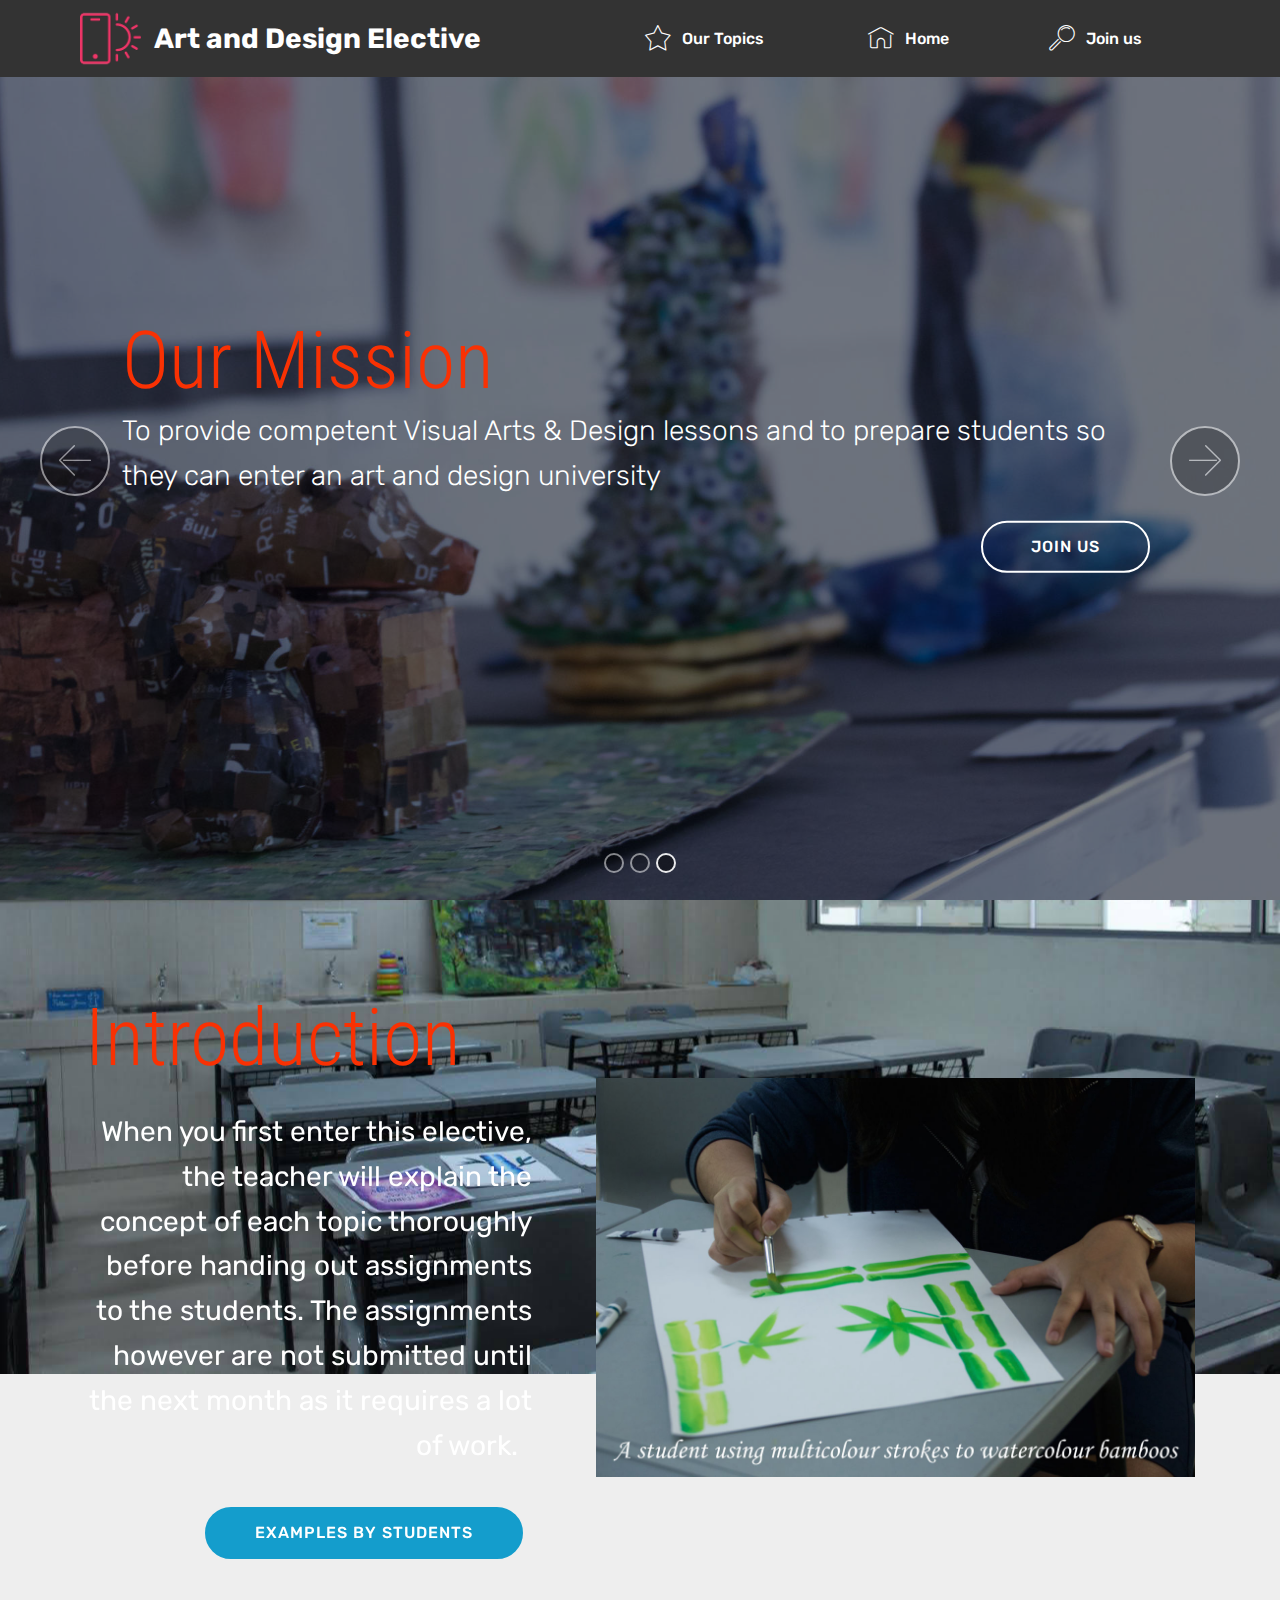
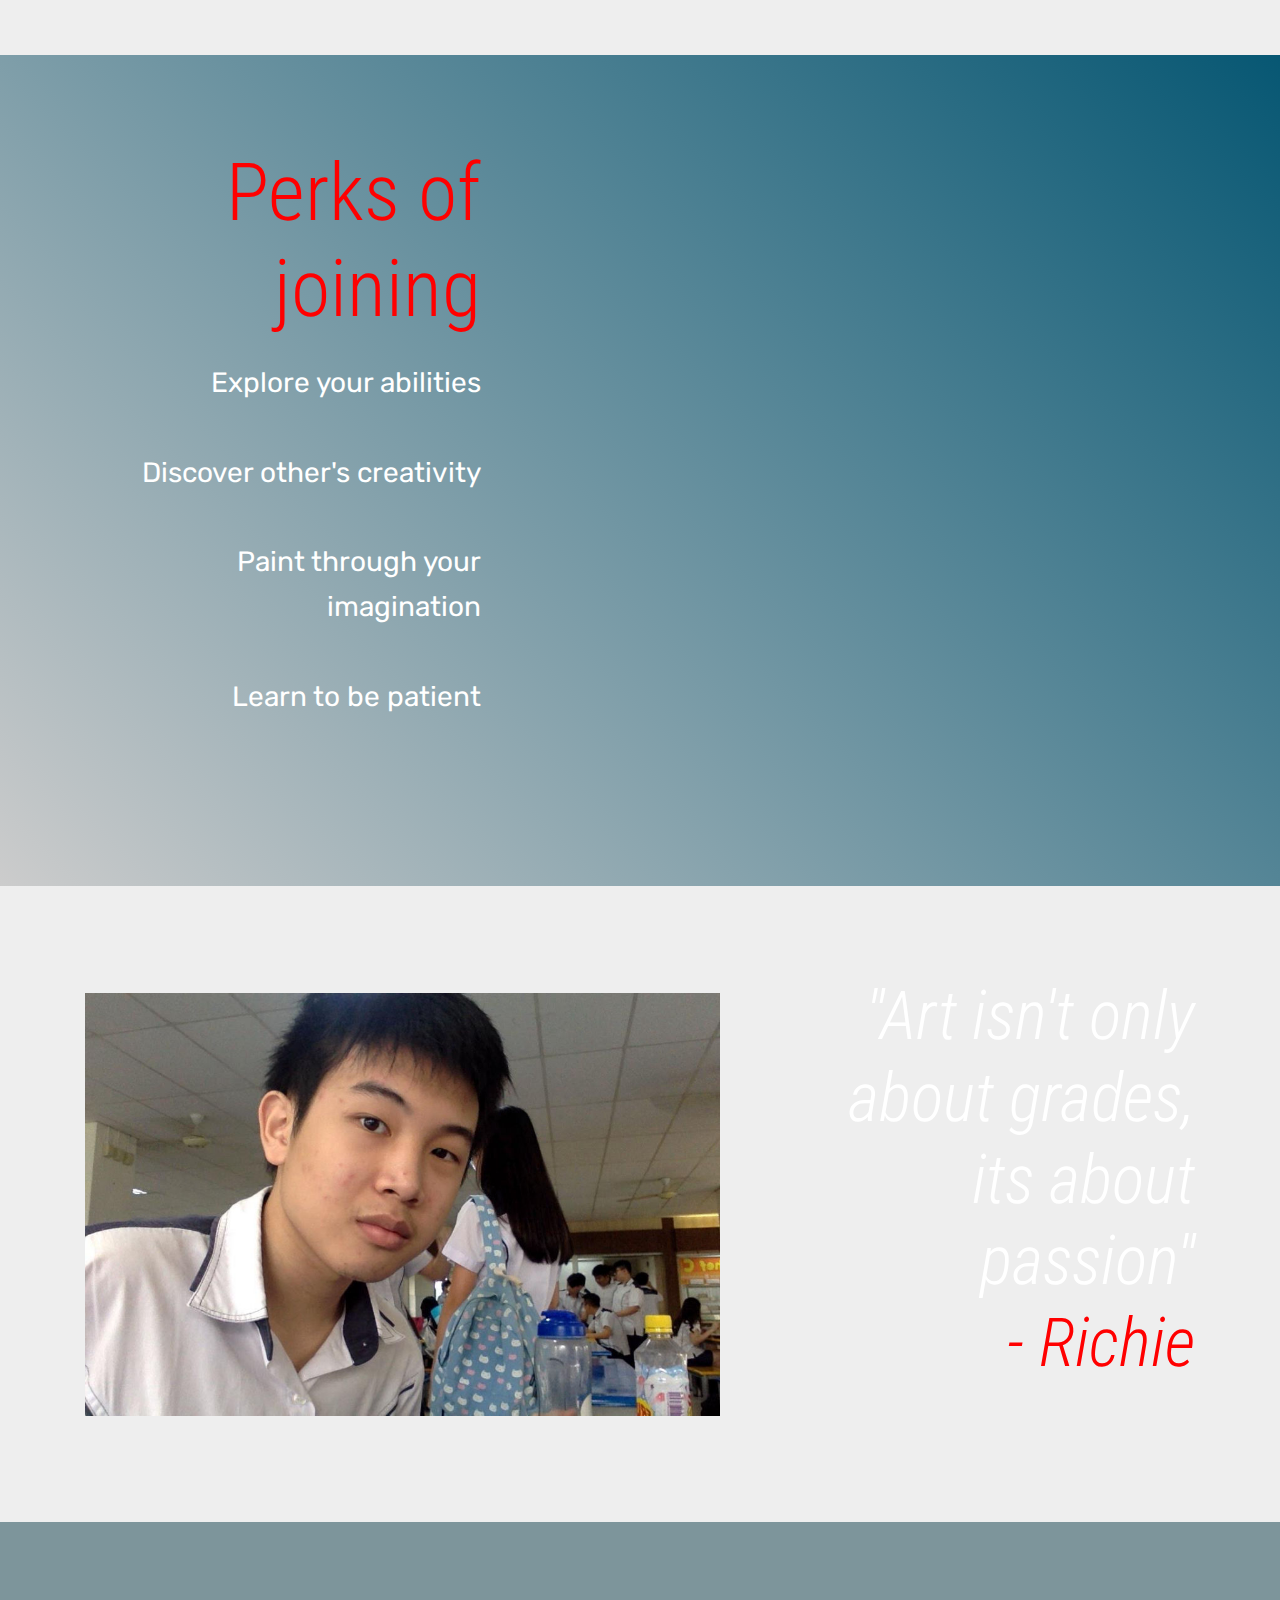
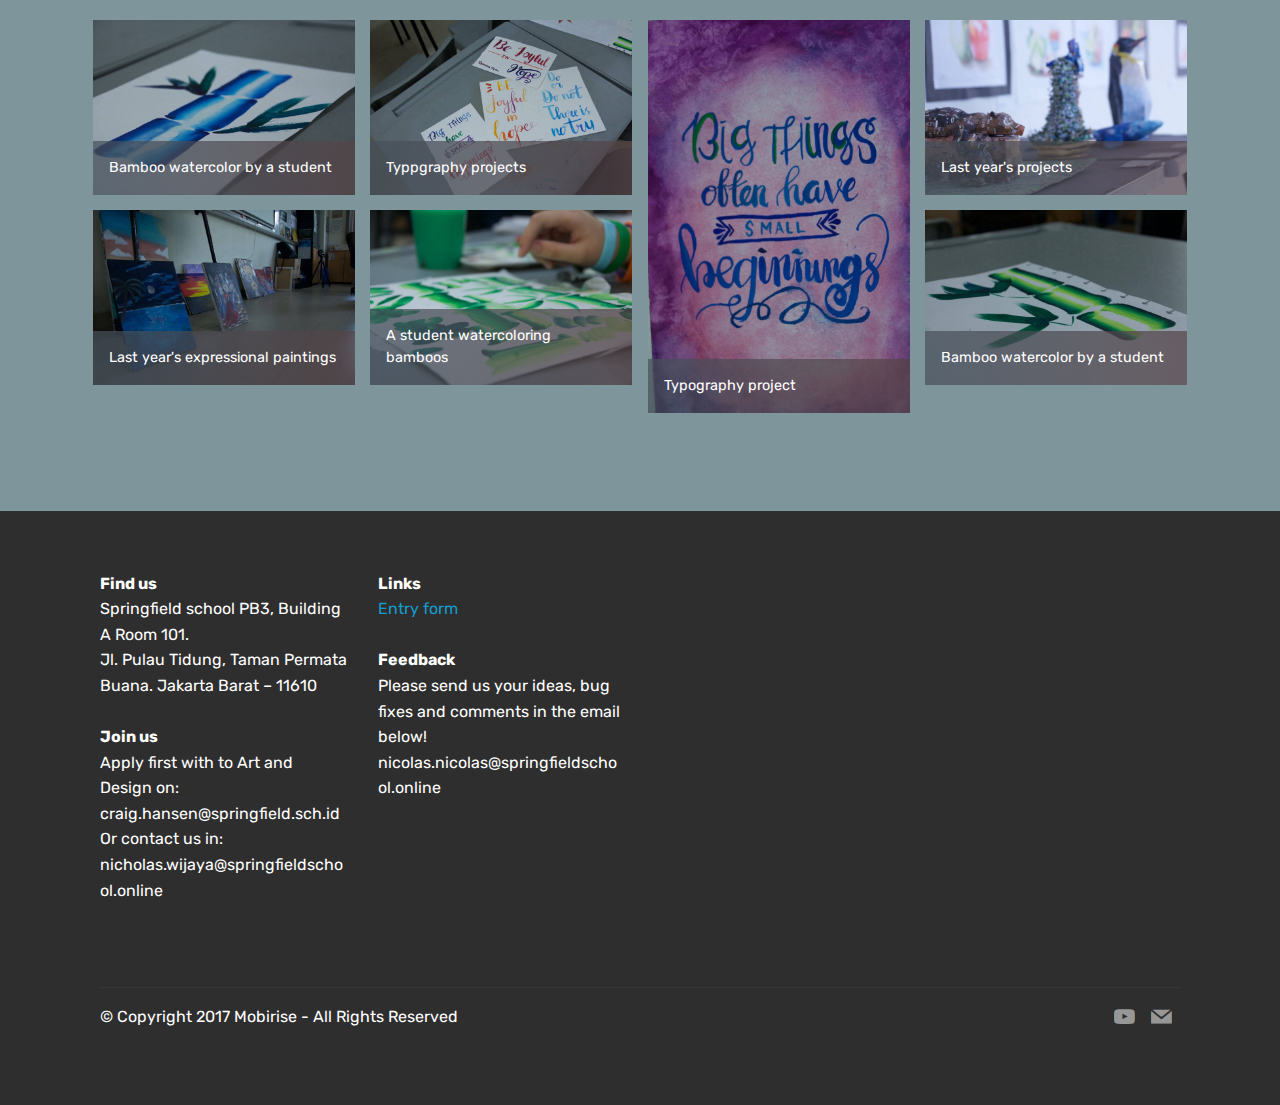
<file: index.html>
<!DOCTYPE html>
<html >
<head>
  <!-- Site made with Mobirise Website Builder v4.6.7, https://mobirise.com -->
  <meta charset="UTF-8">
  <meta http-equiv="X-UA-Compatible" content="IE=edge">
  <meta name="generator" content="Mobirise v4.6.7, mobirise.com">
  <meta name="viewport" content="width=device-width, initial-scale=1, minimum-scale=1">
  <link rel="shortcut icon" href="assets/images/logo2.png" type="image/x-icon">
  <meta name="description" content="">
  <title>Home</title>
  <link rel="stylesheet" href="assets/web/assets/mobirise-icons/mobirise-icons.css">
  <link rel="stylesheet" href="assets/tether/tether.min.css">
  <link rel="stylesheet" href="assets/bootstrap/css/bootstrap.min.css">
  <link rel="stylesheet" href="assets/bootstrap/css/bootstrap-grid.min.css">
  <link rel="stylesheet" href="assets/bootstrap/css/bootstrap-reboot.min.css">
  <link rel="stylesheet" href="assets/dropdown/css/style.css">
  <link rel="stylesheet" href="assets/socicon/css/styles.css">
  <link rel="stylesheet" href="assets/theme/css/style.css">
  <link rel="stylesheet" href="assets/gallery/style.css">
  <link rel="stylesheet" href="assets/mobirise/css/mbr-additional.css" type="text/css">
  
  
  
</head>
<body>
  <section class="menu cid-qOdapTZtRk" once="menu" id="menu1-e">

    

    <nav class="navbar navbar-expand beta-menu navbar-dropdown align-items-center navbar-fixed-top navbar-toggleable-sm">
        <button class="navbar-toggler navbar-toggler-right" type="button" data-toggle="collapse" data-target="#navbarSupportedContent" aria-controls="navbarSupportedContent" aria-expanded="false" aria-label="Toggle navigation">
            <div class="hamburger">
                <span></span>
                <span></span>
                <span></span>
                <span></span>
            </div>
        </button>
        <div class="menu-logo">
            <div class="navbar-brand">
                <span class="navbar-logo">
                    <a href="https://mobirise.com">
                         <img src="assets/images/logo2.png" alt="Mobirise" style="height: 3.8rem;">
                    </a>
                </span>
                <span class="navbar-caption-wrap"><a class="navbar-caption text-white display-5" href="https://mobirise.com" target="_blank">Art and Design Elective&nbsp;</a></span>
            </div>
        </div>
        <div class="collapse navbar-collapse" id="navbarSupportedContent">
            <ul class="navbar-nav nav-dropdown nav-right" data-app-modern-menu="true"><li class="nav-item">
                    <a class="nav-link link text-white display-4" href="page1.html"><span class="mbri-star mbr-iconfont mbr-iconfont-btn"></span>
                        Our Topics &nbsp; &nbsp; &nbsp; &nbsp; &nbsp; &nbsp; &nbsp; &nbsp; &nbsp; &nbsp;&nbsp;</a>
                </li><li class="nav-item"><a class="nav-link link text-white display-4" href="index.html">
                        <span class="mbri-home mbr-iconfont mbr-iconfont-btn"></span>Home &nbsp; &nbsp; &nbsp; &nbsp; &nbsp; &nbsp; &nbsp; &nbsp; &nbsp; &nbsp;</a></li>
                <li class="nav-item">
                    <a class="nav-link link text-white display-4" href="index.html#footer2-1a">
                        <span class="mbri-search mbr-iconfont mbr-iconfont-btn"></span>Join us &nbsp; &nbsp; &nbsp; &nbsp; &nbsp; &nbsp;</a>
                </li></ul>
            
        </div>
    </nav>
</section>

<section class="engine"><a href="https://mobirise.ws/o">free mobile website builder</a></section><section class="carousel slide cid-qOdCkiZkV0" data-interval="false" id="slider1-j">

    

    <div class="full-screen"><div class="mbr-slider slide carousel" data-pause="true" data-keyboard="false" data-ride="false" data-interval="false"><ol class="carousel-indicators"><li data-app-prevent-settings="" data-target="#slider1-j" data-slide-to="0"></li><li data-app-prevent-settings="" data-target="#slider1-j" data-slide-to="1"></li><li data-app-prevent-settings="" data-target="#slider1-j" class=" active" data-slide-to="2"></li></ol><div class="carousel-inner" role="listbox"><div class="carousel-item slider-fullscreen-image" data-bg-video-slide="false" style="background-image: url(assets/images/img-7929-2000x1333.jpg);"><div class="container container-slide"><div class="image_wrapper"><div class="mbr-overlay"></div><img src="assets/images/img-7929-2000x1333.jpg"><div class="carousel-caption justify-content-center"><div class="col-10 align-center"><h2 class="mbr-fonts-style display-1">Art and Design<br></h2><p class="lead mbr-text mbr-fonts-style display-5"><em>"If you comprehend art &amp; design, then you will comprehend God and His creations. Only then you will be able to comprehend the purposes of our existence." <br>- Mr. Christoph</em><br><br><em>Group members: Nicholas Raynard 9D, Michael Valens 9A, Nicolas Nauli 9B, Aaron 9C.</em></p><div class="mbr-section-btn" buttons="0"> <a class="btn  btn-white-outline display-4" href="index.html#header3-z">INTRODUCTION</a></div></div></div></div></div></div><div class="carousel-item slider-fullscreen-image" data-bg-video-slide="false" style="background-image: url(assets/images/img-7941-2000x1333.jpg);"><div class="container container-slide"><div class="image_wrapper"><div class="mbr-overlay"></div><img src="assets/images/img-7941-2000x1333.jpg"><div class="carousel-caption justify-content-center"><div class="col-10 align-left"><h2 class="mbr-fonts-style display-1">Our Vision</h2><p class="lead mbr-text mbr-fonts-style display-5">To develop students' Christianity worldview upon art &amp; design and to raise deep appreciation of visual arts &amp; design<br></p><div class="mbr-section-btn" buttons="0"><a class="btn  btn-primary display-4" href="page1.html">OUR TOPICS</a> </div></div></div></div></div></div><div class="carousel-item slider-fullscreen-image active" data-bg-video-slide="false" style="background-image: url(assets/images/img-7935-2000x1333.jpg);"><div class="container container-slide"><div class="image_wrapper"><div class="mbr-overlay"></div><img src="assets/images/img-7935-2000x1333.jpg"><div class="carousel-caption justify-content-center"><div class="col-10 align-right"><h2 class="mbr-fonts-style display-1">Our Mission</h2><p class="lead mbr-text mbr-fonts-style display-5">To provide competent Visual Arts &amp; Design lessons and to prepare students so they can enter an art and design university<br></p><div class="mbr-section-btn" buttons="0">  <a class="btn  btn-white-outline display-4" href="index.html#footer2-1a">JOIN US</a></div></div></div></div></div></div></div><a data-app-prevent-settings="" class="carousel-control carousel-control-prev" role="button" data-slide="prev" href="#slider1-j"><span aria-hidden="true" class="mbri-left mbr-iconfont"></span><span class="sr-only">Previous</span></a><a data-app-prevent-settings="" class="carousel-control carousel-control-next" role="button" data-slide="next" href="#slider1-j"><span aria-hidden="true" class="mbri-right mbr-iconfont"></span><span class="sr-only">Next</span></a></div></div>

</section>

<section class="header3 cid-qPF8QirJla mbr-parallax-background" id="header3-z">

    

    

    <div class="container">
        <div class="media-container-row">
            <div class="mbr-figure" style="width: 140%;">
                <img src="assets/images/img-7945-1218x812.jpg" alt="Mobirise" title="">
            </div>

            <div class="media-content">
                <h1 class="mbr-section-title mbr-white pb-3 mbr-fonts-style display-1">Introduction</h1>
                
                <div class="mbr-section-text mbr-white pb-3 ">
                    <p class="mbr-text mbr-fonts-style display-5">When you first enter this elective, the teacher will explain the concept of each topic thoroughly before handing out assignments to the students. The assignments however are not submitted until the next month as it requires a lot of work. &nbsp;</p>
                </div>
                <div class="mbr-section-btn"><a class="btn btn-md btn-primary display-4" href="index.html#gallery1-13">EXAMPLES BY STUDENTS</a></div>
            </div>
        </div>
    </div>

</section>

<section class="header7 cid-qQbxZDRSuk" id="header7-18">

    

    

    <div class="container">
        <div class="media-container-row">

            <div class="media-content align-right">
                <h1 class="mbr-section-title mbr-white pb-3 mbr-fonts-style display-1">Perks of joining</h1>
                <div class="mbr-section-text mbr-white pb-3">
                    <p class="mbr-text mbr-fonts-style display-5">Explore your abilities<br><br>Discover other's creativity<br><br>Paint through your imagination<br><br>Learn to be patient<br><br></p>
                </div>
                
            </div>

            <div class="mbr-figure" style="width: 170%;"><iframe class="mbr-embedded-video" src="https://www.youtube.com/embed/Hyk8HsUaRpo?rel=0&amp;amp;showinfo=0&amp;autoplay=1&amp;loop=1&amp;playlist=Hyk8HsUaRpo" width="1280" height="720" frameborder="0" allowfullscreen></iframe></div>

        </div>
    </div>
</section>

<section class="header3 cid-qQ1aO46bnG mbr-parallax-background" id="header3-15">

    

    

    <div class="container">
        <div class="media-container-row">
            <div class="mbr-figure" style="width: 160%;">
                <img src="assets/images/richie-1014x676.jpg" alt="Mobirise" title="">
            </div>

            <div class="media-content">
                <h1 class="mbr-section-title mbr-white pb-3 mbr-fonts-style display-2"><em>"Art isn't only about grades, its about passion"</em><em><br></em><div><em>- Richie</em></div></h1>
                
                <div class="mbr-section-text mbr-white pb-3 ">
                    <p class="mbr-text mbr-fonts-style display-5"></p>
                </div>
                
            </div>
        </div>
    </div>

</section>

<section class="mbr-gallery mbr-slider-carousel cid-qPWPV9gCfg" id="gallery1-13">

    

    <div class="container">
        <div><!-- Filter --><!-- Gallery --><div class="mbr-gallery-row"><div class="mbr-gallery-layout-default"><div><div><div class="mbr-gallery-item mbr-gallery-item--p1" data-video-url="false" data-tags="Responsive"><div href="#lb-gallery1-13" data-slide-to="0" data-toggle="modal"><img src="assets/images/img-8377-2000x1333-800x533.jpg" alt=""><span class="icon-focus"></span><span class="mbr-gallery-title mbr-fonts-style display-7">Bamboo watercolor by a student</span></div></div><div class="mbr-gallery-item mbr-gallery-item--p1" data-video-url="false" data-tags="Awesome"><div href="#lb-gallery1-13" data-slide-to="1" data-toggle="modal"><img src="assets/images/typography-project-1576x1051-800x534.jpg" alt=""><span class="icon-focus"></span><span class="mbr-gallery-title mbr-fonts-style display-7">Typpgraphy projects</span></div></div><div class="mbr-gallery-item mbr-gallery-item--p1" data-video-url="false" data-tags="Creative"><div href="#lb-gallery1-13" data-slide-to="2" data-toggle="modal"><img src="assets/images/typography-project-2-1051x1576-800x1200.jpg" alt=""><span class="icon-focus"></span><span class="mbr-gallery-title mbr-fonts-style display-7">Typography project</span></div></div><div class="mbr-gallery-item mbr-gallery-item--p1" data-video-url="false" data-tags="Animated"><div href="#lb-gallery1-13" data-slide-to="3" data-toggle="modal"><img src="assets/images/img-7935-2000x1333-800x533.jpg" alt=""><span class="icon-focus"></span><span class="mbr-gallery-title mbr-fonts-style display-7">Last year's projects</span></div></div><div class="mbr-gallery-item mbr-gallery-item--p1" data-video-url="false" data-tags="Awesome"><div href="#lb-gallery1-13" data-slide-to="4" data-toggle="modal"><img src="assets/images/last-year-projects-1576x1051-800x534.jpg" alt=""><span class="icon-focus"></span><span class="mbr-gallery-title mbr-fonts-style display-7">Last year's expressional paintings</span></div></div><div class="mbr-gallery-item mbr-gallery-item--p1" data-video-url="false" data-tags="Awesome"><div href="#lb-gallery1-13" data-slide-to="5" data-toggle="modal"><img src="assets/images/bamboo-green-1576x1051-800x534.jpg" alt=""><span class="icon-focus"></span><span class="mbr-gallery-title mbr-fonts-style display-7">Bamboo watercolor by a student</span></div></div><div class="mbr-gallery-item mbr-gallery-item--p1" data-video-url="false" data-tags="Responsive"><div href="#lb-gallery1-13" data-slide-to="6" data-toggle="modal"><img src="assets/images/img-7952-2000x1333-800x533.jpg" alt=""><span class="icon-focus"></span><span class="mbr-gallery-title mbr-fonts-style display-7">A student watercoloring bamboos</span></div></div></div></div><div class="clearfix"></div></div></div><!-- Lightbox --><div data-app-prevent-settings="" class="mbr-slider modal fade carousel slide" tabindex="-1" data-keyboard="true" data-interval="false" id="lb-gallery1-13"><div class="modal-dialog"><div class="modal-content"><div class="modal-body"><div class="carousel-inner"><div class="carousel-item"><img src="assets/images/img-8377-2000x1333.jpg" alt=""></div><div class="carousel-item"><img src="assets/images/typography-project-1576x1051.jpg" alt=""></div><div class="carousel-item"><img src="assets/images/typography-project-2-1051x1576.jpg" alt=""></div><div class="carousel-item"><img src="assets/images/img-7935-2000x1333.jpg" alt=""></div><div class="carousel-item"><img src="assets/images/last-year-projects-1576x1051.jpg" alt=""></div><div class="carousel-item"><img src="assets/images/bamboo-green-1576x1051.jpg" alt=""></div><div class="carousel-item active"><img src="assets/images/img-7952-2000x1333.jpg" alt=""></div></div><a class="carousel-control carousel-control-prev" role="button" data-slide="prev" href="#lb-gallery1-13"><span class="mbri-left mbr-iconfont" aria-hidden="true"></span><span class="sr-only">Previous</span></a><a class="carousel-control carousel-control-next" role="button" data-slide="next" href="#lb-gallery1-13"><span class="mbri-right mbr-iconfont" aria-hidden="true"></span><span class="sr-only">Next</span></a><a class="close" href="#" role="button" data-dismiss="modal"><span class="sr-only">Close</span></a></div></div></div></div></div>
    </div>

</section>

<section class="cid-qQe7X7GOmk" id="footer2-1a">

    

    

    <div class="container">
        <div class="media-container-row content mbr-white">
            <div class="col-12 col-md-3 mbr-fonts-style display-7">
                <p class="mbr-text"><strong>Find us<br></strong>Springfield school PB3, Building A Room 101. <br>Jl. Pulau Tidung, Taman Permata Buana. Jakarta Barat – 11610<br>
                    <br><strong>Join us</strong><br>Apply first with to Art and Design on: <br>craig.hansen@springfield.sch.id<br>Or contact us in:<br>nicholas.wijaya@springfieldschool.online<br></p>
            </div>
            <div class="col-12 col-md-3 mbr-fonts-style display-7">
                <p class="mbr-text">
                    <strong>Links</strong>
<br><a href="https://goo.gl/forms/1k7ROrYR3QlCGZpZ2" target="_blank">Entry form</a><br><br><strong>Feedback</strong>
<br>Please send us your ideas, bug fixes and comments in the email below!<br>nicolas.nicolas@springfieldschool.online<br></p>
            </div>
            <div class="col-12 col-md-6">
                <div class="google-map"><iframe frameborder="0" style="border:0" src="https://www.google.com/maps/embed/v1/place?key=AIzaSyA0Dx_boXQiwvdz8sJHoYeZNVTdoWONYkU&amp;q=place_id:ChIJQQ_Zy5f3aS4RY_9ETp7VRW4" allowfullscreen=""></iframe></div>
            </div>
        </div>
        <div class="footer-lower">
            <div class="media-container-row">
                <div class="col-sm-12">
                    <hr>
                </div>
            </div>
            <div class="media-container-row mbr-white">
                <div class="col-sm-6 copyright">
                    <p class="mbr-text mbr-fonts-style display-7">
                        © Copyright 2017 Mobirise - All Rights Reserved
                    </p>
                </div>
                <div class="col-md-6">
                    <div class="social-list align-right">
                        <div class="soc-item">
                            <a href="https://twitter.com/mobirise" target="_blank">
                                <span class="mbr-iconfont mbr-iconfont-social socicon-youtube socicon"></span>
                            </a>
                        </div>
                        <div class="soc-item">
                            <a href="mailto:craig.hansen@springfield.sch.id">
                                <span class="mbr-iconfont mbr-iconfont-social socicon-mail socicon"></span>
                            </a>
                        </div>
                        
                        
                        
                        
                    </div>
                </div>
            </div>
        </div>
    </div>
</section>


  <script src="assets/web/assets/jquery/jquery.min.js"></script>
  <script src="assets/popper/popper.min.js"></script>
  <script src="assets/tether/tether.min.js"></script>
  <script src="assets/bootstrap/js/bootstrap.min.js"></script>
  <script src="assets/smoothscroll/smooth-scroll.js"></script>
  <script src="assets/dropdown/js/script.min.js"></script>
  <script src="assets/touchswipe/jquery.touch-swipe.min.js"></script>
  <script src="assets/vimeoplayer/jquery.mb.vimeo_player.js"></script>
  <script src="assets/masonry/masonry.pkgd.min.js"></script>
  <script src="assets/imagesloaded/imagesloaded.pkgd.min.js"></script>
  <script src="assets/bootstrapcarouselswipe/bootstrap-carousel-swipe.js"></script>
  <script src="assets/parallax/jarallax.min.js"></script>
  <script src="assets/ytplayer/jquery.mb.ytplayer.min.js"></script>
  <script src="assets/theme/js/script.js"></script>
  <script src="assets/slidervideo/script.js"></script>
  <script src="assets/gallery/player.min.js"></script>
  <script src="assets/gallery/script.js"></script>
  
  
</body>
</html>
</file>
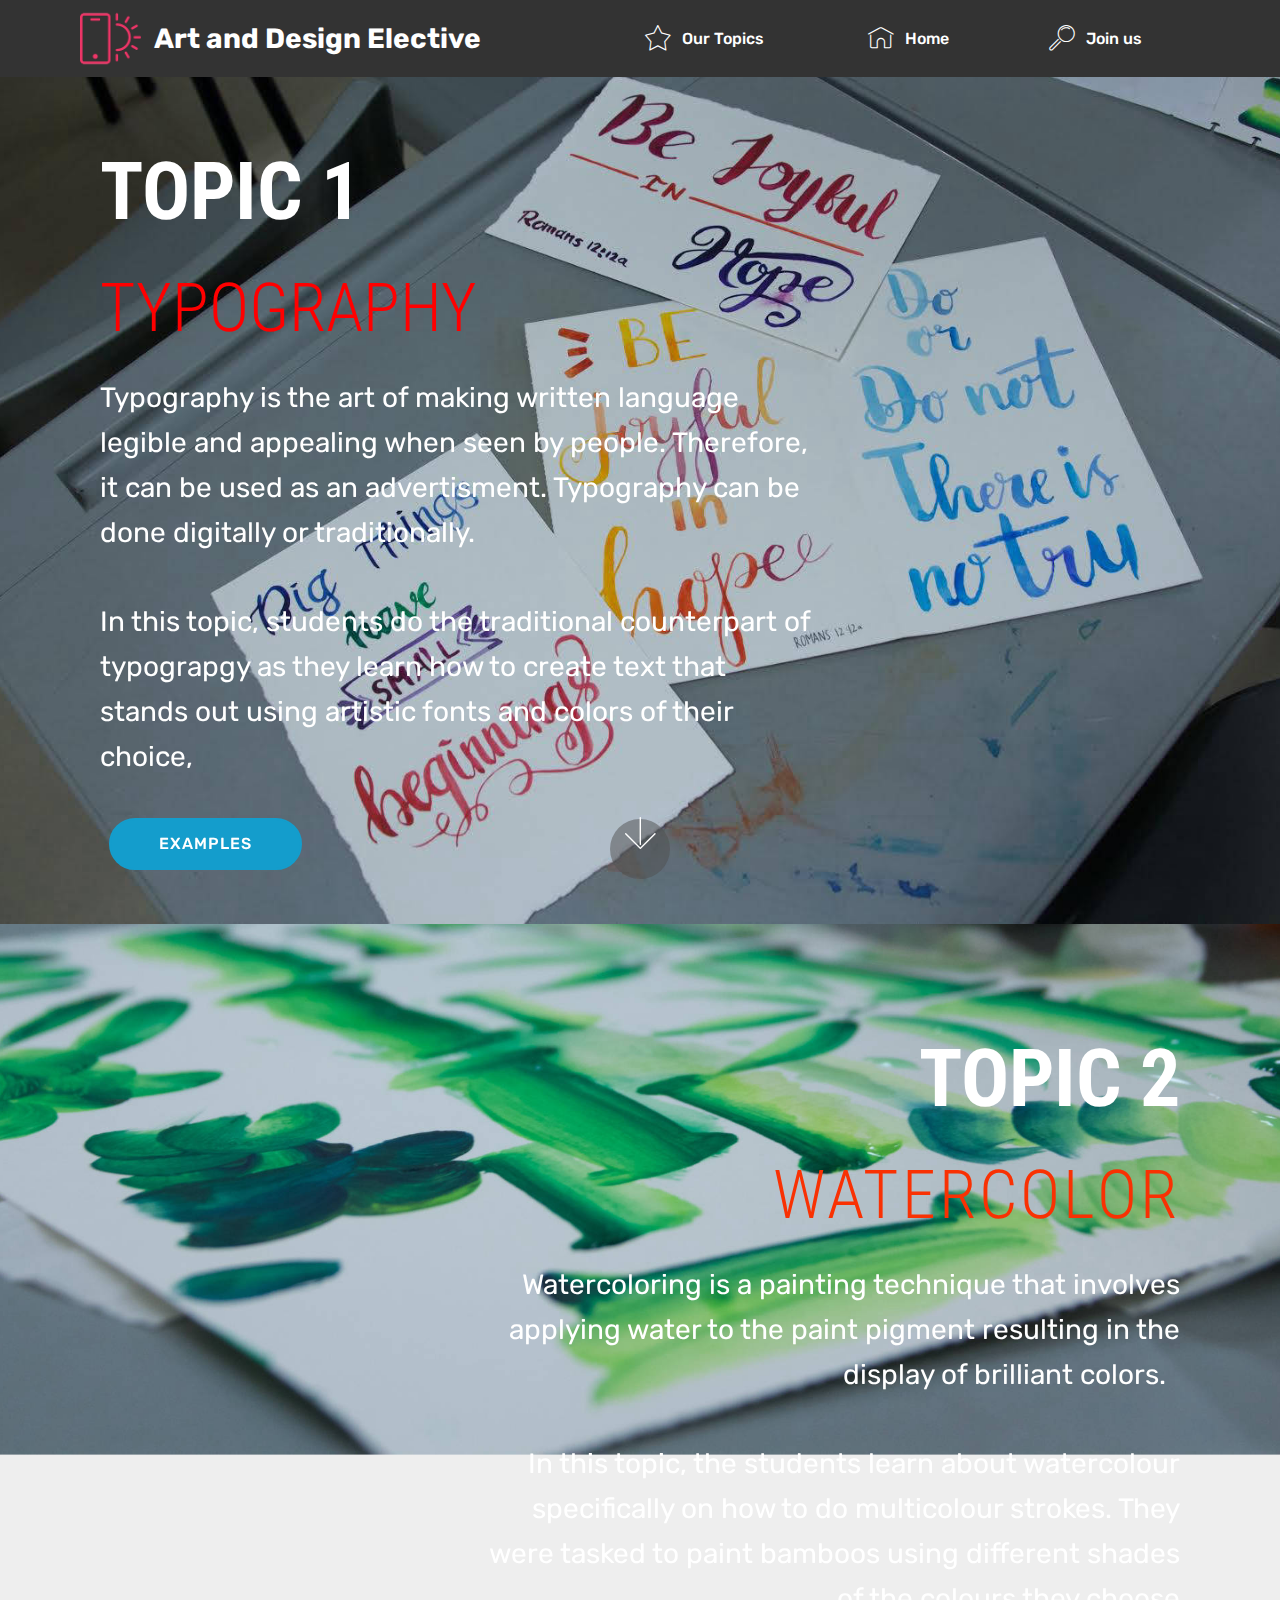
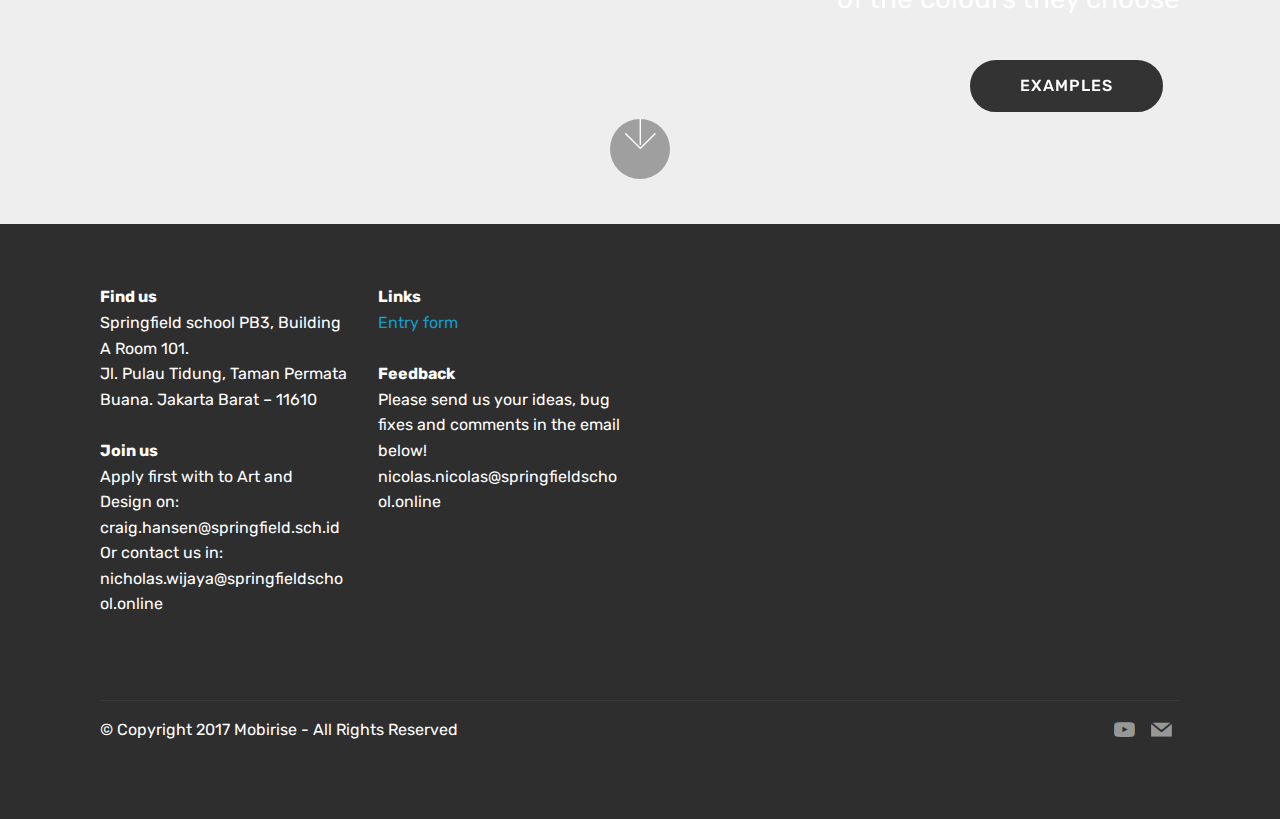
<file: page1.html>
<!DOCTYPE html>
<html >
<head>
  <!-- Site made with Mobirise Website Builder v4.6.7, https://mobirise.com -->
  <meta charset="UTF-8">
  <meta http-equiv="X-UA-Compatible" content="IE=edge">
  <meta name="generator" content="Mobirise v4.6.7, mobirise.com">
  <meta name="viewport" content="width=device-width, initial-scale=1, minimum-scale=1">
  <link rel="shortcut icon" href="assets/images/logo2.png" type="image/x-icon">
  <meta name="description" content="Website Maker Description">
  <title>TOPIC FOR THIS TERM PAGE</title>
  <link rel="stylesheet" href="assets/web/assets/mobirise-icons/mobirise-icons.css">
  <link rel="stylesheet" href="assets/tether/tether.min.css">
  <link rel="stylesheet" href="assets/bootstrap/css/bootstrap.min.css">
  <link rel="stylesheet" href="assets/bootstrap/css/bootstrap-grid.min.css">
  <link rel="stylesheet" href="assets/bootstrap/css/bootstrap-reboot.min.css">
  <link rel="stylesheet" href="assets/socicon/css/styles.css">
  <link rel="stylesheet" href="assets/dropdown/css/style.css">
  <link rel="stylesheet" href="assets/theme/css/style.css">
  <link rel="stylesheet" href="assets/mobirise/css/mbr-additional.css" type="text/css">
  
  
  
</head>
<body>
  <section class="menu cid-qOdapTZtRk" once="menu" id="menu1-l">

    

    <nav class="navbar navbar-expand beta-menu navbar-dropdown align-items-center navbar-fixed-top navbar-toggleable-sm">
        <button class="navbar-toggler navbar-toggler-right" type="button" data-toggle="collapse" data-target="#navbarSupportedContent" aria-controls="navbarSupportedContent" aria-expanded="false" aria-label="Toggle navigation">
            <div class="hamburger">
                <span></span>
                <span></span>
                <span></span>
                <span></span>
            </div>
        </button>
        <div class="menu-logo">
            <div class="navbar-brand">
                <span class="navbar-logo">
                    <a href="https://mobirise.com">
                         <img src="assets/images/logo2.png" alt="Mobirise" style="height: 3.8rem;">
                    </a>
                </span>
                <span class="navbar-caption-wrap"><a class="navbar-caption text-white display-5" href="https://mobirise.com" target="_blank">Art and Design Elective&nbsp;</a></span>
            </div>
        </div>
        <div class="collapse navbar-collapse" id="navbarSupportedContent">
            <ul class="navbar-nav nav-dropdown nav-right" data-app-modern-menu="true"><li class="nav-item">
                    <a class="nav-link link text-white display-4" href="page1.html"><span class="mbri-star mbr-iconfont mbr-iconfont-btn"></span>
                        Our Topics &nbsp; &nbsp; &nbsp; &nbsp; &nbsp; &nbsp; &nbsp; &nbsp; &nbsp; &nbsp;&nbsp;</a>
                </li><li class="nav-item"><a class="nav-link link text-white display-4" href="index.html">
                        <span class="mbri-home mbr-iconfont mbr-iconfont-btn"></span>Home &nbsp; &nbsp; &nbsp; &nbsp; &nbsp; &nbsp; &nbsp; &nbsp; &nbsp; &nbsp;</a></li>
                <li class="nav-item">
                    <a class="nav-link link text-white display-4" href="index.html#footer2-1a">
                        <span class="mbri-search mbr-iconfont mbr-iconfont-btn"></span>Join us &nbsp; &nbsp; &nbsp; &nbsp; &nbsp; &nbsp;</a>
                </li></ul>
            
        </div>
    </nav>
</section>

<section class="engine"><a href="https://mobirise.ws/g">create your own website</a></section><section class="header9 cid-qPzojEoohQ mbr-fullscreen mbr-parallax-background" id="header9-y">

    

    

    <div class="container">
        <div class="media-container-column mbr-white col-md-8">
            <h1 class="mbr-section-title align-left mbr-bold pb-3 mbr-fonts-style display-1"><br>TOPIC 1</h1>
            <h3 class="mbr-section-subtitle align-left mbr-light pb-3 mbr-fonts-style display-2"><span style="font-style: normal;">TYPOGRAPHY</span></h3>
            <p class="mbr-text align-left pb-3 mbr-fonts-style display-5">Typography is the art of making written language legible and appealing when seen by people. Therefore, it can be used as an advertisment. Typography can be done digitally or traditionally. <br><br>In this topic, students do the traditional counterpart of typograpgy as they learn how to create text that stands out using artistic fonts and colors of their choice,&nbsp;</p>
            <div class="mbr-section-btn align-left"><a class="btn btn-md btn-primary display-4" href="index.html#gallery1-13">EXAMPLES</a></div>
        </div>
    </div>

    <div class="mbr-arrow hidden-sm-down" aria-hidden="true">
        <a href="#next">
            <i class="mbri-down mbr-iconfont"></i>
        </a>
    </div>
</section>

<section class="header10 cid-qPznRVJ5r8 mbr-fullscreen mbr-parallax-background" id="header10-u">

    

    

    <div class="container">
        <div class="media-container-column mbr-white col-lg-8 col-md-10 ml-auto">
            <h1 class="mbr-section-title align-right mbr-bold pb-3 mbr-fonts-style display-1">TOPIC 2</h1>
            <h3 class="mbr-section-subtitle align-right mbr-light pb-3 mbr-fonts-style display-2">WATERCOLOR</h3>
            <p class="mbr-text align-right pb-3 mbr-fonts-style display-5">Watercoloring is a painting technique that involves applying water to the paint pigment resulting in the display of brilliant colors. &nbsp;<br><br>In this topic, the students learn about watercolour specifically on how to do multicolour strokes. They were tasked to paint bamboos using different shades of the colours they choose</p>
            <div class="mbr-section-btn align-right"><a class="btn btn-md btn-black display-4" href="index.html#gallery1-13">EXAMPLES</a></div>
        </div>
    </div>

    <div class="mbr-arrow hidden-sm-down" aria-hidden="true">
        <a href="#next">
            <i class="mbri-down mbr-iconfont"></i>
        </a>
    </div>
</section>

<section class="cid-qQeaQoQWik" id="footer2-1b">

    

    

    <div class="container">
        <div class="media-container-row content mbr-white">
            <div class="col-12 col-md-3 mbr-fonts-style display-7">
                <p class="mbr-text"><strong>Find us<br></strong>Springfield school PB3, Building A Room 101. <br>Jl. Pulau Tidung, Taman Permata Buana. Jakarta Barat – 11610<br>
                    <br><strong>Join us</strong><br>Apply first with to Art and Design on: <br>craig.hansen@springfield.sch.id<br>Or contact us in:<br>nicholas.wijaya@springfieldschool.online<br></p>
            </div>
            <div class="col-12 col-md-3 mbr-fonts-style display-7">
                <p class="mbr-text">
                    <strong>Links</strong>
<br><a href="https://goo.gl/forms/1k7ROrYR3QlCGZpZ2" target="_blank">Entry form</a><br><br><strong>Feedback</strong>
<br>Please send us your ideas, bug fixes and comments in the email below!<br>nicolas.nicolas@springfieldschool.online<br></p>
            </div>
            <div class="col-12 col-md-6">
                <div class="google-map"><iframe frameborder="0" style="border:0" src="https://www.google.com/maps/embed/v1/place?key=AIzaSyA0Dx_boXQiwvdz8sJHoYeZNVTdoWONYkU&amp;q=place_id:ChIJQQ_Zy5f3aS4RY_9ETp7VRW4" allowfullscreen=""></iframe></div>
            </div>
        </div>
        <div class="footer-lower">
            <div class="media-container-row">
                <div class="col-sm-12">
                    <hr>
                </div>
            </div>
            <div class="media-container-row mbr-white">
                <div class="col-sm-6 copyright">
                    <p class="mbr-text mbr-fonts-style display-7">
                        © Copyright 2017 Mobirise - All Rights Reserved
                    </p>
                </div>
                <div class="col-md-6">
                    <div class="social-list align-right">
                        <div class="soc-item">
                            <a href="https://www.youtube.com/channel/UCYNs95HGvheUHbyQ45iQYdw" target="_blank">
                                <span class="mbr-iconfont mbr-iconfont-social socicon-youtube socicon"></span>
                            </a>
                        </div>
                        <div class="soc-item">
                            <a href="mailto:craig.hansen@springfield.sch.id">
                                <span class="mbr-iconfont mbr-iconfont-social socicon-mail socicon"></span>
                            </a>
                        </div>
                        
                        
                        
                        
                    </div>
                </div>
            </div>
        </div>
    </div>
</section>


  <script src="assets/web/assets/jquery/jquery.min.js"></script>
  <script src="assets/popper/popper.min.js"></script>
  <script src="assets/tether/tether.min.js"></script>
  <script src="assets/bootstrap/js/bootstrap.min.js"></script>
  <script src="assets/dropdown/js/script.min.js"></script>
  <script src="assets/touchswipe/jquery.touch-swipe.min.js"></script>
  <script src="assets/parallax/jarallax.min.js"></script>
  <script src="assets/smoothscroll/smooth-scroll.js"></script>
  <script src="assets/theme/js/script.js"></script>
  
  
</body>
</html>
</file>
<file: assets/web/assets/mobirise-icons/mobirise-icons.css>
@font-face {
  font-family: 'MobiriseIcons';
  src:  url('mobirise-icons.eot?spat4u');
  src:  url('mobirise-icons.eot?spat4u#iefix') format('embedded-opentype'),
    url('mobirise-icons.ttf?spat4u') format('truetype'),
    url('mobirise-icons.woff?spat4u') format('woff'),
    url('mobirise-icons.svg?spat4u#MobiriseIcons') format('svg');
  font-weight: normal;
  font-style: normal;
}

[class^="mbri-"], [class*=" mbri-"] {
  /* use !important to prevent issues with browser extensions that change fonts */
  font-family: MobiriseIcons !important;
  speak: none;
  font-style: normal;
  font-weight: normal;
  font-variant: normal;
  text-transform: none;
  line-height: 1;

  /* Better Font Rendering =========== */
  -webkit-font-smoothing: antialiased;
  -moz-osx-font-smoothing: grayscale;
}

.mbri-add-submenu:before {
  content: "\e900";
}
.mbri-alert:before {
  content: "\e901";
}
.mbri-align-center:before {
  content: "\e902";
}
.mbri-align-justify:before {
  content: "\e903";
}
.mbri-align-left:before {
  content: "\e904";
}
.mbri-align-right:before {
  content: "\e905";
}
.mbri-android:before {
  content: "\e906";
}
.mbri-apple:before {
  content: "\e907";
}
.mbri-arrow-down:before {
  content: "\e908";
}
.mbri-arrow-next:before {
  content: "\e909";
}
.mbri-arrow-prev:before {
  content: "\e90a";
}
.mbri-arrow-up:before {
  content: "\e90b";
}
.mbri-bold:before {
  content: "\e90c";
}
.mbri-bookmark:before {
  content: "\e90d";
}
.mbri-bootstrap:before {
  content: "\e90e";
}
.mbri-briefcase:before {
  content: "\e90f";
}
.mbri-browse:before {
  content: "\e910";
}
.mbri-bulleted-list:before {
  content: "\e911";
}
.mbri-calendar:before {
  content: "\e912";
}
.mbri-camera:before {
  content: "\e913";
}
.mbri-cart-add:before {
  content: "\e914";
}
.mbri-cart-full:before {
  content: "\e915";
}
.mbri-cash:before {
  content: "\e916";
}
.mbri-change-style:before {
  content: "\e917";
}
.mbri-chat:before {
  content: "\e918";
}
.mbri-clock:before {
  content: "\e919";
}
.mbri-close:before {
  content: "\e91a";
}
.mbri-cloud:before {
  content: "\e91b";
}
.mbri-code:before {
  content: "\e91c";
}
.mbri-contact-form:before {
  content: "\e91d";
}
.mbri-credit-card:before {
  content: "\e91e";
}
.mbri-cursor-click:before {
  content: "\e91f";
}
.mbri-cust-feedback:before {
  content: "\e920";
}
.mbri-database:before {
  content: "\e921";
}
.mbri-delivery:before {
  content: "\e922";
}
.mbri-desktop:before {
  content: "\e923";
}
.mbri-devices:before {
  content: "\e924";
}
.mbri-down:before {
  content: "\e925";
}
.mbri-download:before {
  content: "\e989";
}
.mbri-drag-n-drop:before {
  content: "\e927";
}
.mbri-drag-n-drop2:before {
  content: "\e928";
}
.mbri-edit:before {
  content: "\e929";
}
.mbri-edit2:before {
  content: "\e92a";
}
.mbri-error:before {
  content: "\e92b";
}
.mbri-extension:before {
  content: "\e92c";
}
.mbri-features:before {
  content: "\e92d";
}
.mbri-file:before {
  content: "\e92e";
}
.mbri-flag:before {
  content: "\e92f";
}
.mbri-folder:before {
  content: "\e930";
}
.mbri-gift:before {
  content: "\e931";
}
.mbri-github:before {
  content: "\e932";
}
.mbri-globe:before {
  content: "\e933";
}
.mbri-globe-2:before {
  content: "\e934";
}
.mbri-growing-chart:before {
  content: "\e935";
}
.mbri-hearth:before {
  content: "\e936";
}
.mbri-help:before {
  content: "\e937";
}
.mbri-home:before {
  content: "\e938";
}
.mbri-hot-cup:before {
  content: "\e939";
}
.mbri-idea:before {
  content: "\e93a";
}
.mbri-image-gallery:before {
  content: "\e93b";
}
.mbri-image-slider:before {
  content: "\e93c";
}
.mbri-info:before {
  content: "\e93d";
}
.mbri-italic:before {
  content: "\e93e";
}
.mbri-key:before {
  content: "\e93f";
}
.mbri-laptop:before {
  content: "\e940";
}
.mbri-layers:before {
  content: "\e941";
}
.mbri-left-right:before {
  content: "\e942";
}
.mbri-left:before {
  content: "\e943";
}
.mbri-letter:before {
  content: "\e944";
}
.mbri-like:before {
  content: "\e945";
}
.mbri-link:before {
  content: "\e946";
}
.mbri-lock:before {
  content: "\e947";
}
.mbri-login:before {
  content: "\e948";
}
.mbri-logout:before {
  content: "\e949";
}
.mbri-magic-stick:before {
  content: "\e94a";
}
.mbri-map-pin:before {
  content: "\e94b";
}
.mbri-menu:before {
  content: "\e94c";
}
.mbri-mobile:before {
  content: "\e94d";
}
.mbri-mobile2:before {
  content: "\e94e";
}
.mbri-mobirise:before {
  content: "\e94f";
}
.mbri-more-horizontal:before {
  content: "\e950";
}
.mbri-more-vertical:before {
  content: "\e951";
}
.mbri-music:before {
  content: "\e952";
}
.mbri-new-file:before {
  content: "\e953";
}
.mbri-numbered-list:before {
  content: "\e954";
}
.mbri-opened-folder:before {
  content: "\e955";
}
.mbri-pages:before {
  content: "\e956";
}
.mbri-paper-plane:before {
  content: "\e957";
}
.mbri-paperclip:before {
  content: "\e958";
}
.mbri-photo:before {
  content: "\e959";
}
.mbri-photos:before {
  content: "\e95a";
}
.mbri-pin:before {
  content: "\e95b";
}
.mbri-play:before {
  content: "\e95c";
}
.mbri-plus:before {
  content: "\e95d";
}
.mbri-preview:before {
  content: "\e95e";
}
.mbri-print:before {
  content: "\e95f";
}
.mbri-protect:before {
  content: "\e960";
}
.mbri-question:before {
  content: "\e961";
}
.mbri-quote-left:before {
  content: "\e962";
}
.mbri-quote-right:before {
  content: "\e963";
}
.mbri-refresh:before {
  content: "\e964";
}
.mbri-responsive:before {
  content: "\e965";
}
.mbri-right:before {
  content: "\e966";
}
.mbri-rocket:before {
  content: "\e967";
}
.mbri-sad-face:before {
  content: "\e968";
}
.mbri-sale:before {
  content: "\e969";
}
.mbri-save:before {
  content: "\e96a";
}
.mbri-search:before {
  content: "\e96b";
}
.mbri-setting:before {
  content: "\e96c";
}
.mbri-setting2:before {
  content: "\e96d";
}
.mbri-setting3:before {
  content: "\e96e";
}
.mbri-share:before {
  content: "\e96f";
}
.mbri-shopping-bag:before {
  content: "\e970";
}
.mbri-shopping-basket:before {
  content: "\e971";
}
.mbri-shopping-cart:before {
  content: "\e972";
}
.mbri-sites:before {
  content: "\e973";
}
.mbri-smile-face:before {
  content: "\e974";
}
.mbri-speed:before {
  content: "\e975";
}
.mbri-star:before {
  content: "\e976";
}
.mbri-success:before {
  content: "\e977";
}
.mbri-sun:before {
  content: "\e978";
}
.mbri-sun2:before {
  content: "\e979";
}
.mbri-tablet:before {
  content: "\e97a";
}
.mbri-tablet-vertical:before {
  content: "\e97b";
}
.mbri-target:before {
  content: "\e97c";
}
.mbri-timer:before {
  content: "\e97d";
}
.mbri-to-ftp:before {
  content: "\e97e";
}
.mbri-to-local-drive:before {
  content: "\e97f";
}
.mbri-touch-swipe:before {
  content: "\e980";
}
.mbri-touch:before {
  content: "\e981";
}
.mbri-trash:before {
  content: "\e982";
}
.mbri-underline:before {
  content: "\e983";
}
.mbri-unlink:before {
  content: "\e984";
}
.mbri-unlock:before {
  content: "\e985";
}
.mbri-up-down:before {
  content: "\e986";
}
.mbri-up:before {
  content: "\e987";
}
.mbri-update:before {
  content: "\e988";
}
.mbri-upload:before {
 content: "\e926"; 
}
.mbri-user:before {
  content: "\e98a";
}
.mbri-user2:before {
  content: "\e98b";
}
.mbri-users:before {
  content: "\e98c";
}
.mbri-video:before {
  content: "\e98d";
}
.mbri-video-play:before {
  content: "\e98e";
}
.mbri-watch:before {
  content: "\e98f";
}
.mbri-website-theme:before {
  content: "\e990";
}
.mbri-wifi:before {
  content: "\e991";
}
.mbri-windows:before {
  content: "\e992";
}
.mbri-zoom-out:before {
  content: "\e993";
}
.mbri-redo:before {
  content: "\e994";
}
.mbri-undo:before {
  content: "\e995";
}
</file>
<file: assets/dropdown/css/style.css>
.navbar-dropdown {
  left: 0;
  padding: 0;
  position: absolute;
  right: 0;
  top: 0;
  transition: all 0.45s ease;
  z-index: 1030;
  background: #282828; }
  .navbar-dropdown .navbar-logo {
    margin-right: 0.8rem;
    transition: margin 0.3s ease-in-out;
    vertical-align: middle; }
    .navbar-dropdown .navbar-logo img {
      height: 3.125rem;
      transition: all 0.3s ease-in-out; }
    .navbar-dropdown .navbar-logo.mbr-iconfont {
      font-size: 3.125rem;
      line-height: 3.125rem; }
  .navbar-dropdown .navbar-caption {
    font-weight: 700;
    white-space: normal;
    vertical-align: -4px;
    line-height: 3.125rem !important; }
    .navbar-dropdown .navbar-caption, .navbar-dropdown .navbar-caption:hover {
      color: inherit;
      text-decoration: none; }
  .navbar-dropdown .mbr-iconfont + .navbar-caption {
    vertical-align: -1px; }
  .navbar-dropdown.navbar-fixed-top {
    position: fixed; }
  .navbar-dropdown .navbar-brand span {
    vertical-align: -4px; }
  .navbar-dropdown.bg-color.transparent {
    background: none; }
  .navbar-dropdown.navbar-short .navbar-brand {
    padding: 0.625rem 0; }
    .navbar-dropdown.navbar-short .navbar-brand span {
      vertical-align: -1px; }
  .navbar-dropdown.navbar-short .navbar-caption {
    line-height: 2.375rem !important;
    vertical-align: -2px; }
  .navbar-dropdown.navbar-short .navbar-logo {
    margin-right: 0.5rem; }
    .navbar-dropdown.navbar-short .navbar-logo img {
      height: 2.375rem; }
    .navbar-dropdown.navbar-short .navbar-logo.mbr-iconfont {
      font-size: 2.375rem;
      line-height: 2.375rem; }
  .navbar-dropdown.navbar-short .mbr-table-cell {
    height: 3.625rem; }
  .navbar-dropdown .navbar-close {
    left: 0.6875rem;
    position: fixed;
    top: 0.75rem;
    z-index: 1000; }
  .navbar-dropdown .hamburger-icon {
    content: "";
    display: inline-block;
    vertical-align: middle;
    width: 16px;
    -webkit-box-shadow: 0 -6px 0 1px #282828,0 0 0 1px #282828,0 6px 0 1px #282828;
    -moz-box-shadow: 0 -6px 0 1px #282828,0 0 0 1px #282828,0 6px 0 1px #282828;
    box-shadow: 0 -6px 0 1px #282828,0 0 0 1px #282828,0 6px 0 1px #282828; }

.dropdown-menu .dropdown-toggle[data-toggle="dropdown-submenu"]::after {
  border-bottom: 0.35em solid transparent;
  border-left: 0.35em solid;
  border-right: 0;
  border-top: 0.35em solid transparent;
  margin-left: 0.3rem; }

.dropdown-menu .dropdown-item:focus {
  outline: 0; }

.nav-dropdown {
  font-size: 0.75rem;
  font-weight: 500;
  height: auto !important; }
  .nav-dropdown .nav-btn {
    padding-left: 1rem; }
  .nav-dropdown .link {
    margin: .667em 1.667em;
    font-weight: 500;
    padding: 0;
    transition: color .2s ease-in-out; }
    .nav-dropdown .link.dropdown-toggle {
      margin-right: 2.583em; }
      .nav-dropdown .link.dropdown-toggle::after {
        margin-left: .25rem;
        border-top: 0.35em solid;
        border-right: 0.35em solid transparent;
        border-left: 0.35em solid transparent;
        border-bottom: 0; }
      .nav-dropdown .link.dropdown-toggle[aria-expanded="true"] {
        margin: 0;
        padding: 0.667em 3.263em  0.667em 1.667em; }
  .nav-dropdown .link::after,
  .nav-dropdown .dropdown-item::after {
    color: inherit; }
  .nav-dropdown .btn {
    font-size: 0.75rem;
    font-weight: 700;
    letter-spacing: 0;
    margin-bottom: 0;
    padding-left: 1.25rem;
    padding-right: 1.25rem; }
  .nav-dropdown .dropdown-menu {
    border-radius: 0;
    border: 0;
    left: 0;
    margin: 0;
    padding-bottom: 1.25rem;
    padding-top: 1.25rem;
    position: relative; }
  .nav-dropdown .dropdown-submenu {
    margin-left: 0.125rem;
    top: 0; }
  .nav-dropdown .dropdown-item {
    font-weight: 500;
    line-height: 2;
    padding: 0.3846em 4.615em 0.3846em 1.5385em;
    position: relative;
    transition: color .2s ease-in-out, background-color .2s ease-in-out; }
    .nav-dropdown .dropdown-item::after {
      margin-top: -0.3077em;
      position: absolute;
      right: 1.1538em;
      top: 50%; }
    .nav-dropdown .dropdown-item:focus, .nav-dropdown .dropdown-item:hover {
      background: none; }

@media (max-width: 767px) {
  .nav-dropdown.navbar-toggleable-sm {
    bottom: 0;
    display: none;
    left: 0;
    overflow-x: hidden;
    position: fixed;
    top: 0;
    transform: translateX(-100%);
    -ms-transform: translateX(-100%);
    -webkit-transform: translateX(-100%);
    width: 18.75rem;
    z-index: 999; } }
.nav-dropdown.navbar-toggleable-xl {
  bottom: 0;
  display: none;
  left: 0;
  overflow-x: hidden;
  position: fixed;
  top: 0;
  transform: translateX(-100%);
  -ms-transform: translateX(-100%);
  -webkit-transform: translateX(-100%);
  width: 18.75rem;
  z-index: 999; }

.nav-dropdown-sm {
  display: block !important;
  overflow-x: hidden;
  overflow: auto;
  padding-top: 3.875rem; }
  .nav-dropdown-sm::after {
    content: "";
    display: block;
    height: 3rem;
    width: 100%; }
  .nav-dropdown-sm.collapse.in ~ .navbar-close {
    display: block !important; }
  .nav-dropdown-sm.collapsing, .nav-dropdown-sm.collapse.in {
    transform: translateX(0);
    -ms-transform: translateX(0);
    -webkit-transform: translateX(0);
    transition: all 0.25s ease-out;
    -webkit-transition: all 0.25s ease-out;
    background: #282828; }
  .nav-dropdown-sm.collapsing[aria-expanded="false"] {
    transform: translateX(-100%);
    -ms-transform: translateX(-100%);
    -webkit-transform: translateX(-100%); }
  .nav-dropdown-sm .nav-item {
    display: block;
    margin-left: 0 !important;
    padding-left: 0; }
  .nav-dropdown-sm .link,
  .nav-dropdown-sm .dropdown-item {
    border-top: 1px dotted rgba(255, 255, 255, 0.1);
    font-size: 0.8125rem;
    line-height: 1.6;
    margin: 0 !important;
    padding: 0.875rem 2.4rem 0.875rem 1.5625rem !important;
    position: relative;
    white-space: normal; }
    .nav-dropdown-sm .link:focus, .nav-dropdown-sm .link:hover,
    .nav-dropdown-sm .dropdown-item:focus,
    .nav-dropdown-sm .dropdown-item:hover {
      background: rgba(0, 0, 0, 0.2) !important;
      color: #c0a375; }
  .nav-dropdown-sm .nav-btn {
    position: relative;
    padding: 1.5625rem 1.5625rem 0 1.5625rem; }
    .nav-dropdown-sm .nav-btn::before {
      border-top: 1px dotted rgba(255, 255, 255, 0.1);
      content: "";
      left: 0;
      position: absolute;
      top: 0;
      width: 100%; }
    .nav-dropdown-sm .nav-btn + .nav-btn {
      padding-top: 0.625rem; }
      .nav-dropdown-sm .nav-btn + .nav-btn::before {
        display: none; }
  .nav-dropdown-sm .btn {
    padding: 0.625rem 0; }
  .nav-dropdown-sm .dropdown-toggle[data-toggle="dropdown-submenu"]::after {
    margin-left: .25rem;
    border-top: 0.35em solid;
    border-right: 0.35em solid transparent;
    border-left: 0.35em solid transparent;
    border-bottom: 0; }
  .nav-dropdown-sm .dropdown-toggle[data-toggle="dropdown-submenu"][aria-expanded="true"]::after {
    border-top: 0;
    border-right: 0.35em solid transparent;
    border-left: 0.35em solid transparent;
    border-bottom: 0.35em solid; }
  .nav-dropdown-sm .dropdown-menu {
    margin: 0;
    padding: 0;
    position: relative;
    top: 0;
    left: 0;
    width: 100%;
    border: 0;
    float: none;
    border-radius: 0;
    background: none; }
  .nav-dropdown-sm .dropdown-submenu {
    left: 100%;
    margin-left: 0.125rem;
    margin-top: -1.25rem;
    top: 0; }

.navbar-toggleable-sm .nav-dropdown .dropdown-menu {
  position: absolute; }

.navbar-toggleable-sm .nav-dropdown .dropdown-submenu {
  left: 100%;
  margin-left: 0.125rem;
  margin-top: -1.25rem;
  top: 0; }

.navbar-toggleable-sm.opened .nav-dropdown .dropdown-menu {
  position: relative; }

.navbar-toggleable-sm.opened .nav-dropdown .dropdown-submenu {
  left: 0;
  margin-left: 00rem;
  margin-top: 0rem;
  top: 0; }

.is-builder .nav-dropdown.collapsing {
  transition: none !important; }

/*# sourceMappingURL=style.css.map */
</file>
<file: assets/socicon/css/styles.css>
@charset "UTF-8";

@font-face {
  font-family: "socicon";
  src:url("../fonts/socicon.eot");
  src:url("../fonts/socicon.eot?#iefix") format("embedded-opentype"),
    url("../fonts/socicon.woff") format("woff"),
    url("../fonts/socicon.ttf") format("truetype"),
    url("../fonts/socicon.svg#socicon") format("svg");
  font-weight: normal;
  font-style: normal;

}

[data-icon]:before {
  font-family: "socicon" !important;
  content: attr(data-icon);
  font-style: normal !important;
  font-weight: normal !important;
  font-variant: normal !important;
  text-transform: none !important;
  speak: none;
  line-height: 1;
  -webkit-font-smoothing: antialiased;
  -moz-osx-font-smoothing: grayscale;
}

[class^="socicon-"]:before,
[class*=" socicon-"]:before {
  font-family: "socicon" !important;
  font-style: normal !important;
  font-weight: normal !important;
  font-variant: normal !important;
  text-transform: none !important;
  speak: none;
  line-height: 1;
  -webkit-font-smoothing: antialiased;
  -moz-osx-font-smoothing: grayscale;
}

.socicon-modelmayhem:before {
  content: "\e000";
}
.socicon-mixcloud:before {
  content: "\e001";
}
.socicon-drupal:before {
  content: "\e002";
}
.socicon-swarm:before {
  content: "\e003";
}
.socicon-istock:before {
  content: "\e004";
}
.socicon-yammer:before {
  content: "\e005";
}
.socicon-ello:before {
  content: "\e006";
}
.socicon-stackoverflow:before {
  content: "\e007";
}
.socicon-persona:before {
  content: "\e008";
}
.socicon-triplej:before {
  content: "\e009";
}
.socicon-houzz:before {
  content: "\e00a";
}
.socicon-rss:before {
  content: "\e00b";
}
.socicon-paypal:before {
  content: "\e00c";
}
.socicon-odnoklassniki:before {
  content: "\e00d";
}
.socicon-airbnb:before {
  content: "\e00e";
}
.socicon-periscope:before {
  content: "\e00f";
}
.socicon-outlook:before {
  content: "\e010";
}
.socicon-coderwall:before {
  content: "\e011";
}
.socicon-tripadvisor:before {
  content: "\e012";
}
.socicon-appnet:before {
  content: "\e013";
}
.socicon-goodreads:before {
  content: "\e014";
}
.socicon-tripit:before {
  content: "\e015";
}
.socicon-lanyrd:before {
  content: "\e016";
}
.socicon-slideshare:before {
  content: "\e017";
}
.socicon-buffer:before {
  content: "\e018";
}
.socicon-disqus:before {
  content: "\e019";
}
.socicon-vkontakte:before {
  content: "\e01a";
}
.socicon-whatsapp:before {
  content: "\e01b";
}
.socicon-patreon:before {
  content: "\e01c";
}
.socicon-storehouse:before {
  content: "\e01d";
}
.socicon-pocket:before {
  content: "\e01e";
}
.socicon-mail:before {
  content: "\e01f";
}
.socicon-blogger:before {
  content: "\e020";
}
.socicon-technorati:before {
  content: "\e021";
}
.socicon-reddit:before {
  content: "\e022";
}
.socicon-dribbble:before {
  content: "\e023";
}
.socicon-stumbleupon:before {
  content: "\e024";
}
.socicon-digg:before {
  content: "\e025";
}
.socicon-envato:before {
  content: "\e026";
}
.socicon-behance:before {
  content: "\e027";
}
.socicon-delicious:before {
  content: "\e028";
}
.socicon-deviantart:before {
  content: "\e029";
}
.socicon-forrst:before {
  content: "\e02a";
}
.socicon-play:before {
  content: "\e02b";
}
.socicon-zerply:before {
  content: "\e02c";
}
.socicon-wikipedia:before {
  content: "\e02d";
}
.socicon-apple:before {
  content: "\e02e";
}
.socicon-flattr:before {
  content: "\e02f";
}
.socicon-github:before {
  content: "\e030";
}
.socicon-renren:before {
  content: "\e031";
}
.socicon-friendfeed:before {
  content: "\e032";
}
.socicon-newsvine:before {
  content: "\e033";
}
.socicon-identica:before {
  content: "\e034";
}
.socicon-bebo:before {
  content: "\e035";
}
.socicon-zynga:before {
  content: "\e036";
}
.socicon-steam:before {
  content: "\e037";
}
.socicon-xbox:before {
  content: "\e038";
}
.socicon-windows:before {
  content: "\e039";
}
.socicon-qq:before {
  content: "\e03a";
}
.socicon-douban:before {
  content: "\e03b";
}
.socicon-meetup:before {
  content: "\e03c";
}
.socicon-playstation:before {
  content: "\e03d";
}
.socicon-android:before {
  content: "\e03e";
}
.socicon-snapchat:before {
  content: "\e03f";
}
.socicon-twitter:before {
  content: "\e040";
}
.socicon-facebook:before {
  content: "\e041";
}
.socicon-googleplus:before {
  content: "\e042";
}
.socicon-pinterest:before {
  content: "\e043";
}
.socicon-foursquare:before {
  content: "\e044";
}
.socicon-yahoo:before {
  content: "\e045";
}
.socicon-skype:before {
  content: "\e046";
}
.socicon-yelp:before {
  content: "\e047";
}
.socicon-feedburner:before {
  content: "\e048";
}
.socicon-linkedin:before {
  content: "\e049";
}
.socicon-viadeo:before {
  content: "\e04a";
}
.socicon-xing:before {
  content: "\e04b";
}
.socicon-myspace:before {
  content: "\e04c";
}
.socicon-soundcloud:before {
  content: "\e04d";
}
.socicon-spotify:before {
  content: "\e04e";
}
.socicon-grooveshark:before {
  content: "\e04f";
}
.socicon-lastfm:before {
  content: "\e050";
}
.socicon-youtube:before {
  content: "\e051";
}
.socicon-vimeo:before {
  content: "\e052";
}
.socicon-dailymotion:before {
  content: "\e053";
}
.socicon-vine:before {
  content: "\e054";
}
.socicon-flickr:before {
  content: "\e055";
}
.socicon-500px:before {
  content: "\e056";
}
.socicon-wordpress:before {
  content: "\e058";
}
.socicon-tumblr:before {
  content: "\e059";
}
.socicon-twitch:before {
  content: "\e05a";
}
.socicon-8tracks:before {
  content: "\e05b";
}
.socicon-amazon:before {
  content: "\e05c";
}
.socicon-icq:before {
  content: "\e05d";
}
.socicon-smugmug:before {
  content: "\e05e";
}
.socicon-ravelry:before {
  content: "\e05f";
}
.socicon-weibo:before {
  content: "\e060";
}
.socicon-baidu:before {
  content: "\e061";
}
.socicon-angellist:before {
  content: "\e062";
}
.socicon-ebay:before {
  content: "\e063";
}
.socicon-imdb:before {
  content: "\e064";
}
.socicon-stayfriends:before {
  content: "\e065";
}
.socicon-residentadvisor:before {
  content: "\e066";
}
.socicon-google:before {
  content: "\e067";
}
.socicon-yandex:before {
  content: "\e068";
}
.socicon-sharethis:before {
  content: "\e069";
}
.socicon-bandcamp:before {
  content: "\e06a";
}
.socicon-itunes:before {
  content: "\e06b";
}
.socicon-deezer:before {
  content: "\e06c";
}
.socicon-telegram:before {
  content: "\e06e";
}
.socicon-openid:before {
  content: "\e06f";
}
.socicon-amplement:before {
  content: "\e070";
}
.socicon-viber:before {
  content: "\e071";
}
.socicon-zomato:before {
  content: "\e072";
}
.socicon-draugiem:before {
  content: "\e074";
}
.socicon-endomodo:before {
  content: "\e075";
}
.socicon-filmweb:before {
  content: "\e076";
}
.socicon-stackexchange:before {
  content: "\e077";
}
.socicon-wykop:before {
  content: "\e078";
}
.socicon-teamspeak:before {
  content: "\e079";
}
.socicon-teamviewer:before {
  content: "\e07a";
}
.socicon-ventrilo:before {
  content: "\e07b";
}
.socicon-younow:before {
  content: "\e07c";
}
.socicon-raidcall:before {
  content: "\e07d";
}
.socicon-mumble:before {
  content: "\e07e";
}
.socicon-medium:before {
  content: "\e06d";
}
.socicon-bebee:before {
  content: "\e07f";
}
.socicon-hitbox:before {
  content: "\e080";
}
.socicon-reverbnation:before {
  content: "\e081";
}
.socicon-formulr:before {
  content: "\e082";
}
.socicon-instagram:before {
  content: "\e057";
}
.socicon-battlenet:before {
  content: "\e083";
}
.socicon-chrome:before {
  content: "\e084";
}
.socicon-discord:before {
  content: "\e086";
}
.socicon-issuu:before {
  content: "\e087";
}
.socicon-macos:before {
  content: "\e088";
}
.socicon-firefox:before {
  content: "\e089";
}
.socicon-opera:before {
  content: "\e08d";
}
.socicon-keybase:before {
  content: "\e090";
}
.socicon-alliance:before {
  content: "\e091";
}
.socicon-livejournal:before {
  content: "\e092";
}
.socicon-googlephotos:before {
  content: "\e093";
}
.socicon-horde:before {
  content: "\e094";
}
.socicon-etsy:before {
  content: "\e095";
}
.socicon-zapier:before {
  content: "\e096";
}
.socicon-google-scholar:before {
  content: "\e097";
}
.socicon-researchgate:before {
  content: "\e098";
}
.socicon-wechat:before {
  content: "\e099";
}
.socicon-strava:before {
  content: "\e09a";
}
.socicon-line:before {
  content: "\e09b";
}
.socicon-lyft:before {
  content: "\e09c";
}
.socicon-uber:before {
  content: "\e09d";
}
.socicon-songkick:before {
  content: "\e09e";
}
.socicon-viewbug:before {
  content: "\e09f";
}
.socicon-googlegroups:before {
  content: "\e0a0";
}
.socicon-quora:before {
  content: "\e073";
}
.socicon-diablo:before {
  content: "\e085";
}
.socicon-blizzard:before {
  content: "\e0a1";
}
.socicon-hearthstone:before {
  content: "\e08b";
}
.socicon-heroes:before {
  content: "\e08a";
}
.socicon-overwatch:before {
  content: "\e08c";
}
.socicon-warcraft:before {
  content: "\e08e";
}
.socicon-starcraft:before {
  content: "\e08f";
}
.socicon-beam:before {
  content: "\e0a2";
}
.socicon-curse:before {
  content: "\e0a3";
}
.socicon-player:before {
  content: "\e0a4";
}
.socicon-streamjar:before {
  content: "\e0a5";
}
.socicon-nintendo:before {
  content: "\e0a6";
}
.socicon-hellocoton:before {
  content: "\e0a7";
}
</file>
<file: assets/theme/css/style.css>
/*!
 * Mobirise v4 theme (https://mobirise.com/)
 * Copyright 2017 Mobirise
 */
section {
  background-color: #eeeeee; }

section,
.container,
.container-fluid {
  position: relative;
  word-wrap: break-word; }

a.mbr-iconfont:hover {
  text-decoration: none; }

.article .lead p, .article .lead ul, .article .lead ol, .article .lead pre, .article .lead blockquote {
  margin-bottom: 0; }

a {
  font-style: normal;
  font-weight: 400;
  cursor: pointer; }
  a, a:hover {
    text-decoration: none; }

figure {
  margin-bottom: 0; }

body {
  color: #232323; }

h1, h2, h3, h4, h5, h6,
.h1, .h2, .h3, .h4, .h5, .h6,
.display-1, .display-2, .display-3, .display-4 {
  line-height: 1;
  word-break: break-word;
  word-wrap: break-word; }

b, strong {
  font-weight: bold; }

blockquote {
  padding: 10px 0 10px 20px;
  position: relative;
  border-left: 2px solid;
  border-color: #ff3366; }

input:-webkit-autofill, input:-webkit-autofill:hover, input:-webkit-autofill:focus, input:-webkit-autofill:active {
  transition-delay: 9999s;
  transition-property: background-color, color; }

textarea[type="hidden"] {
  display: none; }

body {
  position: relative; }

section {
  background-position: 50% 50%;
  background-repeat: no-repeat;
  background-size: cover; }
  section .mbr-background-video,
  section .mbr-background-video-preview {
    position: absolute;
    bottom: 0;
    left: 0;
    right: 0;
    top: 0; }

.hidden {
  visibility: hidden; }

.mbr-z-index20 {
  z-index: 20; }

/*! Base colors */
.mbr-white {
  color: #ffffff; }

.mbr-black {
  color: #000000; }

.mbr-bg-white {
  background-color: #ffffff; }

.mbr-bg-black {
  background-color: #000000; }

/*! Text-aligns */
.align-left {
  text-align: left; }

.align-center {
  text-align: center; }

.align-right {
  text-align: right; }

@media (max-width: 767px) {
  .align-left, .align-center, .align-right, .mbr-section-btn, .mbr-section-title {
    text-align: center; } }
/*! Font-weight  */
.mbr-light {
  font-weight: 300; }

.mbr-regular {
  font-weight: 400; }

.mbr-semibold {
  font-weight: 500; }

.mbr-bold {
  font-weight: 700; }

/*! Media  */
.media-size-item {
  -webkit-flex: 1 1 auto;
  -moz-flex: 1 1 auto;
  -ms-flex: 1 1 auto;
  -o-flex: 1 1 auto;
  flex: 1 1 auto; }

.media-content {
  -webkit-flex-basis: 100%;
  flex-basis: 100%; }

.media-container-row {
  display: -ms-flexbox;
  display: -webkit-flex;
  display: flex;
  -webkit-flex-direction: row;
  -ms-flex-direction: row;
  flex-direction: row;
  -webkit-flex-wrap: wrap;
  -ms-flex-wrap: wrap;
  flex-wrap: wrap;
  -webkit-justify-content: center;
  -ms-flex-pack: center;
  justify-content: center;
  -webkit-align-content: center;
  -ms-flex-line-pack: center;
  align-content: center;
  -webkit-align-items: start;
  -ms-flex-align: start;
  align-items: start; }
  .media-container-row .media-size-item {
    width: 400px; }

.media-container-column {
  display: -ms-flexbox;
  display: -webkit-flex;
  display: flex;
  -webkit-flex-direction: column;
  -ms-flex-direction: column;
  flex-direction: column;
  -webkit-flex-wrap: wrap;
  -ms-flex-wrap: wrap;
  flex-wrap: wrap;
  -webkit-justify-content: center;
  -ms-flex-pack: center;
  justify-content: center;
  -webkit-align-content: center;
  -ms-flex-line-pack: center;
  align-content: center;
  -webkit-align-items: stretch;
  -ms-flex-align: stretch;
  align-items: stretch; }
  .media-container-column > * {
    width: 100%; }

@media (min-width: 992px) {
  .media-container-row {
    -webkit-flex-wrap: nowrap;
    -ms-flex-wrap: nowrap;
    flex-wrap: nowrap; } }
figure {
  overflow: hidden; }

figure[mbr-media-size] {
  transition: width 0.1s; }

.mbr-figure img, .mbr-figure iframe {
  display: block;
  width: 100%; }

.card {
  background-color: transparent;
  border: none; }

.card-img {
  text-align: center;
  flex-shrink: 0; }

.media {
  max-width: 100%;
  margin: 0 auto; }

.mbr-figure {
  -ms-flex-item-align: center;
  -ms-grid-row-align: center;
  -webkit-align-self: center;
  align-self: center; }

.media-container > div {
  max-width: 100%; }

.mbr-figure img, .card-img img {
  width: 100%; }

@media (max-width: 991px) {
  .media-size-item {
    width: auto !important; }

  .media {
    width: auto; }

  .mbr-figure {
    width: 100% !important; } }
/*! Buttons */
.mbr-section-btn {
  margin-left: -.25rem;
  margin-right: -.25rem;
  font-size: 0; }

nav .mbr-section-btn {
  margin-left: 0rem;
  margin-right: 0rem; }

/*! Btn icon margin */
.btn .mbr-iconfont, .btn.btn-sm .mbr-iconfont {
  cursor: pointer;
  margin-right: 0.5rem; }

.btn.btn-md .mbr-iconfont, .btn.btn-md .mbr-iconfont {
  margin-right: 0.8rem; }

.mbr-regular {
  font-weight: 400; }

.mbr-semibold {
  font-weight: 500; }

.mbr-bold {
  font-weight: 700; }

[type="submit"] {
  -webkit-appearance: none; }

/*! Full-screen */
.mbr-fullscreen .mbr-overlay {
  min-height: 100vh; }

.mbr-fullscreen {
  display: flex;
  display: -webkit-flex;
  display: -moz-flex;
  display: -ms-flex;
  display: -o-flex;
  align-items: center;
  -webkit-align-items: center;
  min-height: 100vh;
  padding-top: 3rem;
  padding-bottom: 3rem; }

/*! Map */
.map {
  height: 25rem;
  position: relative; }
  .map iframe {
    width: 100%;
    height: 100%; }

/* Form */
.form-asterisk {
  font-family: initial;
  position: absolute;
  top: -2px;
  font-weight: normal; }

/*! Scroll to top arrow */
.mbr-arrow-up {
  bottom: 25px;
  right: 90px;
  position: fixed;
  text-align: right;
  z-index: 5000;
  color: #ffffff;
  font-size: 32px;
  transform: rotate(180deg);
  -webkit-transform: rotate(180deg); }

.mbr-arrow-up a {
  background: rgba(0, 0, 0, 0.2);
  border-radius: 3px;
  color: #fff;
  display: inline-block;
  height: 60px;
  width: 60px;
  outline-style: none !important;
  position: relative;
  text-decoration: none;
  transition: all .3s ease-in-out;
  cursor: pointer;
  text-align: center; }
  .mbr-arrow-up a:hover {
    background-color: rgba(0, 0, 0, 0.4); }
  .mbr-arrow-up a i {
    line-height: 60px; }

.mbr-arrow-up-icon {
  display: block;
  color: #fff; }

.mbr-arrow-up-icon::before {
  content: "\203a";
  display: inline-block;
  font-family: serif;
  font-size: 32px;
  line-height: 1;
  font-style: normal;
  position: relative;
  top: 6px;
  left: -4px;
  -webkit-transform: rotate(-90deg);
  transform: rotate(-90deg); }

/*! Arrow Down */
.mbr-arrow {
  position: absolute;
  bottom: 45px;
  left: 50%;
  width: 60px;
  height: 60px;
  cursor: pointer;
  background-color: rgba(80, 80, 80, 0.5);
  border-radius: 50%;
  -webkit-transform: translateX(-50%);
  transform: translateX(-50%); }
  .mbr-arrow > a {
    display: inline-block;
    text-decoration: none;
    outline-style: none;
    -webkit-animation: arrowdown 1.7s ease-in-out infinite;
    animation: arrowdown 1.7s ease-in-out infinite; }
    .mbr-arrow > a > i {
      position: absolute;
      top: -2px;
      left: 15px;
      font-size: 2rem; }

@keyframes arrowdown {
  0% {
    transform: translateY(0px);
    -webkit-transform: translateY(0px); }
  50% {
    transform: translateY(-5px);
    -webkit-transform: translateY(-5px); }
  100% {
    transform: translateY(0px);
    -webkit-transform: translateY(0px); } }
@-webkit-keyframes arrowdown {
  0% {
    transform: translateY(0px);
    -webkit-transform: translateY(0px); }
  50% {
    transform: translateY(-5px);
    -webkit-transform: translateY(-5px); }
  100% {
    transform: translateY(0px);
    -webkit-transform: translateY(0px); } }
@media (max-width: 500px) {
  .mbr-arrow-up {
    left: 50%;
    right: auto;
    transform: translateX(-50%) rotate(180deg);
    -webkit-transform: translateX(-50%) rotate(180deg); } }
/*Gradients animation*/
@keyframes gradient-animation {
  from {
    background-position: 0% 100%;
    animation-timing-function: ease-in-out; }
  to {
    background-position: 100% 0%;
    animation-timing-function: ease-in-out; } }
@-webkit-keyframes gradient-animation {
  from {
    background-position: 0% 100%;
    animation-timing-function: ease-in-out; }
  to {
    background-position: 100% 0%;
    animation-timing-function: ease-in-out; } }
.bg-gradient {
  background-size: 200% 200%;
  animation: gradient-animation 5s infinite alternate;
  -webkit-animation: gradient-animation 5s infinite alternate; }

.menu .navbar-brand {
  display: -webkit-flex; }
  .menu .navbar-brand span {
    display: flex;
    display: -webkit-flex; }
  .menu .navbar-brand .navbar-caption-wrap {
    display: -webkit-flex; }
  .menu .navbar-brand .navbar-logo img {
    display: -webkit-flex; }
@media (min-width: 768px) and (max-width: 991px) {
  .menu .navbar-toggleable-sm .navbar-nav {
    display: -webkit-box;
    display: -webkit-flex;
    display: -ms-flexbox; } }
@media (min-width: 992px) {
  .menu .navbar-nav.nav-dropdown {
    display: -webkit-flex; }
  .menu .navbar-toggleable-sm .navbar-collapse {
    display: -webkit-flex !important; } }

/*# sourceMappingURL=style.css.map */
.engine {
	position: absolute;
	text-indent: -2400px;
	text-align: center;
	padding: 0;
	top: 0;
	left: -2400px;
}
</file>
<file: assets/gallery/style.css>
/*-------

   Gallery

-------*/
.mbr-gallery .mbr-gallery-item {
  position: relative;
  display: inline-block;
  width: 25%;
  cursor: pointer; }

@media (max-width: 768px) {
  .mbr-gallery .mbr-gallery-item {
    width: 50%; } }
@media (max-width: 400px) {
  .mbr-gallery .mbr-gallery-item {
    width: 100%; } }
.mbr-gallery .icon-focus,
.mbr-gallery .icon-video {
  position: absolute;
  top: calc(50% - 32px);
  left: calc(50% - 24px);
  font-family: 'MobiriseIcons' !important;
  font-size: 3rem !important;
  color: #fff;
  opacity: 0;
  transition: .2s opacity ease-in-out;
  z-index: 5; }

.mbr-gallery .icon-focus::before {
  content: '\e96b'; }

.mbr-gallery .icon-video::before {
  content: '\e95c'; }

.mbr-gallery .mbr-gallery-item > div:hover .icon-focus,
.mbr-gallery .mbr-gallery-item > div:hover .icon-video {
  opacity: 1; }

.mbr-gallery .mbr-gallery-item img {
  width: 100%;
  opacity: 1;
  -webkit-transition: .2s opacity ease-in-out;
  transition: .2s opacity ease-in-out; }

.mbr-gallery .mbr-gallery-item > div:hover img {
  opacity: 1; }

.mbr-gallery .mbr-gallery-item > div {
  background: #fff;
  display: block;
  outline: none;
  position: relative; }

.mbr-gallery .mbr-gallery-item .icon {
  -webkit-transform: translateX(-50%) translateY(-50%);
  -webkit-transition: .2s opacity ease-in-out;
  color: #000;
  font-size: 30px;
  height: 69px;
  left: 50%;
  opacity: 0;
  position: absolute;
  top: 50%;
  transform: translateX(-50%) translateY(-50%);
  transition: .2s opacity ease-in-out;
  width: 69px; }

.mbr-gallery .mbr-gallery-item .icon::after,
.mbr-gallery .mbr-gallery-item .icon::before {
  content: '';
  display: block;
  position: absolute;
  height: 69px;
  width: 1px;
  margin-left: 34.5px;
  background-color: #fff; }

.mbr-gallery .mbr-gallery-item .icon::after {
  width: 69px;
  height: 1px;
  margin-left: 0;
  margin-top: 34.5px; }

.mbr-gallery .mbr-gallery-item > div:hover .icon {
  opacity: 1; }

.mbr-gallery .mbr-gallery-item > div:hover::before {
  opacity: .9; }

.mbr-gallery .mbr-gallery-item > div:hover .mbr-gallery-title {
  background: transparent !important; }

/* remove spacing */
.mbr-gallery .mbr-gallery-row.no-gutter {
  margin: 0; }

.mbr-gallery .mbr-gallery-row.no-gutter .mbr-gallery-item {
  padding: 0; }

/* container */
.mbr-gallery .container.mbr-gallery-layout-default {
  padding: 93px 0; }

/* fix horizontal scrollbar */
.mbr-gallery .mbr-gallery-layout-article,
.mbr-gallery .mbr-gallery-layout-default {
  overflow: hidden; }

/* lightbox */
.mbr-gallery .modal {
  position: fixed;
  overflow: hidden;
  padding-right: 0 !important; }

.mbr-gallery .modal-content {
  border-radius: 0;
  border: none;
  background: transparent; }

.mbr-gallery .modal-body {
  padding: 0; }

.mbr-gallery .modal-body img {
  width: 100%; }

.mbr-gallery .modal .close {
  position: fixed;
  background: #1b1b1b;
  opacity: .5;
  font-size: 35px;
  font-weight: 300;
  width: 70px;
  height: 70px;
  border-radius: 50%;
  color: #fff;
  top: 2.5rem;
  right: 2.5rem;
  line-height: 70px;
  border: none;
  text-align: center;
  text-shadow: none;
  z-index: 5;
  -webkit-transition: opacity .3s ease;
  -moz-transition: opacity .3s ease;
  -o-transition: opacity .3s ease;
  transition: opacity .3s ease;
  font-family: 'MobiriseIcons'; }
  .mbr-gallery .modal .close::before {
    content: '\e91a'; }

.mbr-gallery .modal .close:hover {
  opacity: 1;
  background: #000;
  color: #fff; }

.mbr-gallery .modal-dialog {
  max-width: 100% !important; }

.mbr-gallery .modal.in .modal-dialog {
  margin: 0 auto; }

/* modal back color opacity */
.modal-backdrop.in {
  opacity: .8;
  filter: alpha(opacity=80); }

@media (max-width: 768px) {
  .mbr-gallery .carousel-control,
  .mbr-gallery .carousel-indicators,
  .mbr-gallery .modal .close {
    position: fixed; } }
/* fix fade in effect */
.mbr-gallery .modal.fade .modal-dialog {
  -webkit-transition: margin-top .3s ease-out;
  -moz-transition: margin-top .3s ease-out;
  -o-transition: margin-top .3s ease-out;
  transition: margin-top .3s ease-out; }

.mbr-gallery .modal.fade .modal-dialog,
.mbr-gallery .modal.in .modal-dialog {
  -webkit-transform: none;
  -ms-transform: none;
  -o-transform: none;
  transform: none; }

/*-------

   Slider

-------*/
.mbr-slider .carousel-inner > .active,
.mbr-slider .carousel-inner > .next,
.mbr-slider .carousel-inner > .prev {
  display: table; }

.mbr-slider .carousel-control {
  position: absolute;
  width: 70px;
  height: 70px;
  top: 50%;
  margin-top: -35px;
  line-height: 70px;
  border-radius: 50%;
  font-size: 35px;
  border: 0;
  opacity: .5;
  text-shadow: none;
  z-index: 5;
  color: #fff;
  -webkit-transition: all .2s ease-in-out 0s;
  -o-transition: all .2s ease-in-out 0s;
  transition: all .2s ease-in-out 0s; }

.mbr-gallery .mbr-slider .carousel-control {
  position: fixed; }

@media (max-width: 991px) {
  .mbr-gallery .mbr-slider .carousel-control {
    bottom: 2.5rem;
    margin-top: 0;
    top: auto;
    z-index: 17; } }
.mbr-gallery .mbr-slider .carousel-inner > .active {
  display: block; }

.mbr-slider .carousel-control.left {
  left: 0;
  margin-left: 2.5rem; }

.mbr-slider .carousel-control.right {
  right: 0;
  margin-right: 2.5rem; }

.mbr-slider .carousel-control .icon-next,
.mbr-slider .carousel-control .icon-prev {
  margin-top: -18px;
  font-size: 40px;
  line-height: 27px; }

.mbr-slider .carousel-control:hover {
  background: #1b1b1b;
  color: #fff;
  opacity: 1; }

.mbr-slider .carousel-indicators {
  position: absolute;
  bottom: 0;
  margin-bottom: 1.5rem !important; }

@media (max-width: 543px) {
  .mbr-slider .carousel-indicators {
    display: none; } }
.carousel-indicators .active,
.carousel-indicators li {
  width: 15px;
  height: 15px;
  margin: 3px;
  background: #1b1b1b;
  border: 0;
  opacity: .5; }

.carousel-indicators .active {
  border: 4px solid #1b1b1b;
  background: #fff; }

.carousel-indicators li {
  max-width: 15px;
  max-height: 15px;
  margin: 3px;
  background: #1b1b1b;
  border: 0;
  border-radius: 50%;
  opacity: .5; }

.carousel-indicators li.active {
  border: 4px solid #1b1b1b;
  background: #fff; }

.container .carousel-indicators {
  margin-bottom: 3px; }

.mbr-gallery .mbr-slider .carousel-indicators {
  position: fixed;
  margin-bottom: 2.5rem !important; }

@media (max-width: 991px) {
  .mbr-gallery .mbr-slider .carousel-indicators {
    margin-bottom: 3.625rem !important;
    padding-left: 2.5rem;
    padding-right: 2.5rem; } }
.mbr-slider .carousel-indicators .active,
.mbr-slider .carousel-indicators li {
  width: 20px;
  height: 20px;
  margin: 3px;
  background: #1b1b1b;
  border: 0;
  opacity: .5; }

.mbr-slider .carousel-indicators .active {
  border: 4px solid #1b1b1b;
  background: #fff; }

@media (max-width: 767px) {
  .mbr-slider .carousel-control {
    top: auto;
    bottom: 20px; }

  .mbr-slider > .container .carousel-control {
    margin-bottom: 0; } }
/* boxed slider */
.mbr-slider > .boxed-slider {
  position: relative;
  padding: 93px 0; }

.mbr-slider > .boxed-slider > div {
  position: relative; }

.mbr-slider > .container img {
  width: 100%; }

.mbr-slider > .container img + .row {
  position: absolute;
  top: 50%;
  left: 0;
  right: 0;
  -webkit-transform: translateY(-50%);
  -moz-transform: translateY(-50%);
  transform: translateY(-50%);
  z-index: 2; }

.mbr-slider .mbr-section {
  padding: 0;
  background-attachment: scroll; }

.mbr-slider .mbr-table-cell {
  padding: 0; }

.mbr-slider > .container .carousel-indicators {
  margin-bottom: 3px; }

/* article slider */
.mbr-slider > .article-slider .mbr-section,
.mbr-slider > .article-slider .mbr-section .mbr-table-cell {
  padding-top: 0;
  padding-bottom: 0; }

.modal-backdrop.show {
  opacity: .7; }

.video-container .mbr-background-video iframe {
  width: 100%;
  height: 100%; }

.mbr-gallery-item__hided {
  position: absolute !important;
  left: 0 !important;
  width: 0 !important;
  height: 0;
  padding: 0 !important; }

.mbr-gallery-item__hided img {
  display: none !important; }

.mbr-gallery-item__hided span {
  display: none !important; }

.mbr-gallery-filter {
  padding-top: 30px;
  padding-bottom: 30px;
  text-align: center; }
  .mbr-gallery-filter li {
    display: inline-block;
    padding: 5px 0;
    transition: all .3s ease-out; }
    .mbr-gallery-filter li .btn {
      cursor: pointer; }
  .mbr-gallery-filter.gallery-filter__bg li {
    color: #fff; }
  .mbr-gallery-filter.gallery-filter__bg .active {
    color: #000;
    background-color: #fff; }
  .mbr-gallery-filter ul {
    display: inline-block;
    width: 100%;
    padding-left: 0;
    margin-bottom: 0;
    list-style: none; }

.mbr-gallery-item > div {
  position: relative; }

.mbr-gallery-item--p1 {
  padding: 0.5rem; }

.mbr-gallery-item--p2 {
  padding: 1rem; }

.mbr-gallery-item--p3 {
  padding: 1.5rem; }

.mbr-gallery-item--p4 {
  padding: 2rem; }

.mbr-gallery-item--p5 {
  padding: 2.5rem; }

.mbr-gallery-item--p6 {
  padding: 3rem; }

.mbr-gallery .mbr-gallery-item--p4 {
  width: 33.333%; }

.mbr-gallery .mbr-gallery-item--p6, .mbr-gallery .mbr-gallery-item--p5 {
  width: 50%; }

@media (max-width: 992px) {
  .mbr-gallery-item--p1 {
    padding: 0.5rem; }

  .mbr-gallery-item--p2 {
    padding: 0.8rem; }

  .mbr-gallery-item--p3 {
    padding: 1rem; }

  .mbr-gallery-item--p4 {
    padding: 1.5rem; }

  .mbr-gallery-item--p5 {
    padding: 1.8rem; }

  .mbr-gallery-item--p6 {
    padding: 2rem; }

  .mbr-gallery .mbr-gallery-item--p2,
  .mbr-gallery .mbr-gallery-item--p3 {
    width: 50%; }

  .mbr-gallery .mbr-gallery-item--p6,
  .mbr-gallery .mbr-gallery-item--p5,
  .mbr-gallery .mbr-gallery-item--p4 {
    width: 100%; } }
@media (max-width: 400px) {
  .mbr-gallery .mbr-gallery-item--p3,
  .mbr-gallery .mbr-gallery-item--p2,
  .mbr-gallery .mbr-gallery-item--p1 {
    width: 100%; } }

/*# sourceMappingURL=style.css.map */
</file>
<file: assets/mobirise/css/mbr-additional.css>
@import url(https://fonts.googleapis.com/css?family=Roboto+Condensed:300,300i,400,400i,700,700i);
@import url(https://fonts.googleapis.com/css?family=Rubik:300,300i,400,400i,500,500i,700,700i,900,900i);





body {
  font-style: normal;
  line-height: 1.5;
}
.mbr-section-title {
  font-style: normal;
  line-height: 1.2;
}
.mbr-section-subtitle {
  line-height: 1.3;
}
.mbr-text {
  font-style: normal;
  line-height: 1.6;
}
.display-1 {
  font-family: 'Roboto Condensed', sans-serif;
  font-size: 5rem;
}
.display-1 > .mbr-iconfont {
  font-size: 8rem;
}
.display-2 {
  font-family: 'Roboto Condensed', sans-serif;
  font-size: 4.25rem;
}
.display-2 > .mbr-iconfont {
  font-size: 6.8rem;
}
.display-4 {
  font-family: 'Rubik', sans-serif;
  font-size: 1rem;
}
.display-4 > .mbr-iconfont {
  font-size: 1.6rem;
}
.display-5 {
  font-family: 'Rubik', sans-serif;
  font-size: 1.75rem;
}
.display-5 > .mbr-iconfont {
  font-size: 2.8rem;
}
.display-7 {
  font-family: 'Rubik', sans-serif;
  font-size: 1rem;
}
.display-7 > .mbr-iconfont {
  font-size: 1.6rem;
}
/* ---- Fluid typography for mobile devices ---- */
/* 1.4 - font scale ratio ( bootstrap == 1.42857 ) */
/* 100vw - current viewport width */
/* (48 - 20)  48 == 48rem == 768px, 20 == 20rem == 320px(minimal supported viewport) */
/* 0.65 - min scale variable, may vary */
@media (max-width: 768px) {
  .display-1 {
    font-size: 4rem;
    font-size: calc( 2.4rem + (5 - 2.4) * ((100vw - 20rem) / (48 - 20)));
    line-height: calc( 1.4 * (2.4rem + (5 - 2.4) * ((100vw - 20rem) / (48 - 20))));
  }
  .display-2 {
    font-size: 3.4rem;
    font-size: calc( 2.1374999999999997rem + (4.25 - 2.1374999999999997) * ((100vw - 20rem) / (48 - 20)));
    line-height: calc( 1.4 * (2.1374999999999997rem + (4.25 - 2.1374999999999997) * ((100vw - 20rem) / (48 - 20))));
  }
  .display-4 {
    font-size: 0.8rem;
    font-size: calc( 1rem + (1 - 1) * ((100vw - 20rem) / (48 - 20)));
    line-height: calc( 1.4 * (1rem + (1 - 1) * ((100vw - 20rem) / (48 - 20))));
  }
  .display-5 {
    font-size: 1.4rem;
    font-size: calc( 1.2625rem + (1.75 - 1.2625) * ((100vw - 20rem) / (48 - 20)));
    line-height: calc( 1.4 * (1.2625rem + (1.75 - 1.2625) * ((100vw - 20rem) / (48 - 20))));
  }
}
/* Buttons */
.btn {
  font-weight: 500;
  border-width: 2px;
  font-style: normal;
  letter-spacing: 1px;
  margin: .4rem .8rem;
  white-space: normal;
  -webkit-transition: all 0.3s ease-in-out;
  -moz-transition: all 0.3s ease-in-out;
  transition: all 0.3s ease-in-out;
  padding: 1rem 3rem;
  border-radius: 3px;
  display: inline-flex;
  align-items: center;
  justify-content: center;
  word-break: break-word;
}
.btn-sm {
  font-weight: 500;
  letter-spacing: 1px;
  -webkit-transition: all 0.3s ease-in-out;
  -moz-transition: all 0.3s ease-in-out;
  transition: all 0.3s ease-in-out;
  padding: 0.6rem 1.5rem;
  border-radius: 3px;
}
.btn-md {
  font-weight: 500;
  letter-spacing: 1px;
  margin: .4rem .8rem !important;
  -webkit-transition: all 0.3s ease-in-out;
  -moz-transition: all 0.3s ease-in-out;
  transition: all 0.3s ease-in-out;
  padding: 1rem 3rem;
  border-radius: 3px;
}
.btn-lg {
  font-weight: 500;
  letter-spacing: 1px;
  margin: .4rem .8rem !important;
  -webkit-transition: all 0.3s ease-in-out;
  -moz-transition: all 0.3s ease-in-out;
  transition: all 0.3s ease-in-out;
  padding: 1.2rem 3.2rem;
  border-radius: 3px;
}
.bg-primary {
  background-color: #149dcc !important;
}
.bg-success {
  background-color: #f7ed4a !important;
}
.bg-info {
  background-color: #82786e !important;
}
.bg-warning {
  background-color: #879a9f !important;
}
.bg-danger {
  background-color: #b1a374 !important;
}
.btn-primary,
.btn-primary:active {
  background-color: #149dcc !important;
  border-color: #149dcc !important;
  color: #ffffff !important;
}
.btn-primary:hover,
.btn-primary:focus,
.btn-primary.focus,
.btn-primary.active {
  color: #ffffff !important;
  background-color: #0d6786 !important;
  border-color: #0d6786 !important;
}
.btn-primary.disabled,
.btn-primary:disabled {
  color: #ffffff !important;
  background-color: #0d6786 !important;
  border-color: #0d6786 !important;
}
.btn-secondary,
.btn-secondary:active {
  background-color: #ff3366 !important;
  border-color: #ff3366 !important;
  color: #ffffff !important;
}
.btn-secondary:hover,
.btn-secondary:focus,
.btn-secondary.focus,
.btn-secondary.active {
  color: #ffffff !important;
  background-color: #e50039 !important;
  border-color: #e50039 !important;
}
.btn-secondary.disabled,
.btn-secondary:disabled {
  color: #ffffff !important;
  background-color: #e50039 !important;
  border-color: #e50039 !important;
}
.btn-info,
.btn-info:active {
  background-color: #82786e !important;
  border-color: #82786e !important;
  color: #ffffff !important;
}
.btn-info:hover,
.btn-info:focus,
.btn-info.focus,
.btn-info.active {
  color: #ffffff !important;
  background-color: #59524b !important;
  border-color: #59524b !important;
}
.btn-info.disabled,
.btn-info:disabled {
  color: #ffffff !important;
  background-color: #59524b !important;
  border-color: #59524b !important;
}
.btn-success,
.btn-success:active {
  background-color: #f7ed4a !important;
  border-color: #f7ed4a !important;
  color: #3f3c03 !important;
}
.btn-success:hover,
.btn-success:focus,
.btn-success.focus,
.btn-success.active {
  color: #3f3c03 !important;
  background-color: #eadd0a !important;
  border-color: #eadd0a !important;
}
.btn-success.disabled,
.btn-success:disabled {
  color: #3f3c03 !important;
  background-color: #eadd0a !important;
  border-color: #eadd0a !important;
}
.btn-warning,
.btn-warning:active {
  background-color: #879a9f !important;
  border-color: #879a9f !important;
  color: #ffffff !important;
}
.btn-warning:hover,
.btn-warning:focus,
.btn-warning.focus,
.btn-warning.active {
  color: #ffffff !important;
  background-color: #617479 !important;
  border-color: #617479 !important;
}
.btn-warning.disabled,
.btn-warning:disabled {
  color: #ffffff !important;
  background-color: #617479 !important;
  border-color: #617479 !important;
}
.btn-danger,
.btn-danger:active {
  background-color: #b1a374 !important;
  border-color: #b1a374 !important;
  color: #ffffff !important;
}
.btn-danger:hover,
.btn-danger:focus,
.btn-danger.focus,
.btn-danger.active {
  color: #ffffff !important;
  background-color: #8b7d4e !important;
  border-color: #8b7d4e !important;
}
.btn-danger.disabled,
.btn-danger:disabled {
  color: #ffffff !important;
  background-color: #8b7d4e !important;
  border-color: #8b7d4e !important;
}
.btn-white {
  color: #333333 !important;
}
.btn-white,
.btn-white:active {
  background-color: #ffffff !important;
  border-color: #ffffff !important;
  color: #808080 !important;
}
.btn-white:hover,
.btn-white:focus,
.btn-white.focus,
.btn-white.active {
  color: #808080 !important;
  background-color: #d9d9d9 !important;
  border-color: #d9d9d9 !important;
}
.btn-white.disabled,
.btn-white:disabled {
  color: #808080 !important;
  background-color: #d9d9d9 !important;
  border-color: #d9d9d9 !important;
}
.btn-black,
.btn-black:active {
  background-color: #333333 !important;
  border-color: #333333 !important;
  color: #ffffff !important;
}
.btn-black:hover,
.btn-black:focus,
.btn-black.focus,
.btn-black.active {
  color: #ffffff !important;
  background-color: #0d0d0d !important;
  border-color: #0d0d0d !important;
}
.btn-black.disabled,
.btn-black:disabled {
  color: #ffffff !important;
  background-color: #0d0d0d !important;
  border-color: #0d0d0d !important;
}
.btn-primary-outline,
.btn-primary-outline:active {
  background: none;
  border-color: #0b566f;
  color: #0b566f;
}
.btn-primary-outline:hover,
.btn-primary-outline:focus,
.btn-primary-outline.focus,
.btn-primary-outline.active {
  color: #ffffff;
  background-color: #149dcc;
  border-color: #149dcc;
}
.btn-primary-outline.disabled,
.btn-primary-outline:disabled {
  color: #ffffff !important;
  background-color: #149dcc !important;
  border-color: #149dcc !important;
}
.btn-secondary-outline,
.btn-secondary-outline:active {
  background: none;
  border-color: #cc0033;
  color: #cc0033;
}
.btn-secondary-outline:hover,
.btn-secondary-outline:focus,
.btn-secondary-outline.focus,
.btn-secondary-outline.active {
  color: #ffffff;
  background-color: #ff3366;
  border-color: #ff3366;
}
.btn-secondary-outline.disabled,
.btn-secondary-outline:disabled {
  color: #ffffff !important;
  background-color: #ff3366 !important;
  border-color: #ff3366 !important;
}
.btn-info-outline,
.btn-info-outline:active {
  background: none;
  border-color: #4b453f;
  color: #4b453f;
}
.btn-info-outline:hover,
.btn-info-outline:focus,
.btn-info-outline.focus,
.btn-info-outline.active {
  color: #ffffff;
  background-color: #82786e;
  border-color: #82786e;
}
.btn-info-outline.disabled,
.btn-info-outline:disabled {
  color: #ffffff !important;
  background-color: #82786e !important;
  border-color: #82786e !important;
}
.btn-success-outline,
.btn-success-outline:active {
  background: none;
  border-color: #d2c609;
  color: #d2c609;
}
.btn-success-outline:hover,
.btn-success-outline:focus,
.btn-success-outline.focus,
.btn-success-outline.active {
  color: #3f3c03;
  background-color: #f7ed4a;
  border-color: #f7ed4a;
}
.btn-success-outline.disabled,
.btn-success-outline:disabled {
  color: #3f3c03 !important;
  background-color: #f7ed4a !important;
  border-color: #f7ed4a !important;
}
.btn-warning-outline,
.btn-warning-outline:active {
  background: none;
  border-color: #55666b;
  color: #55666b;
}
.btn-warning-outline:hover,
.btn-warning-outline:focus,
.btn-warning-outline.focus,
.btn-warning-outline.active {
  color: #ffffff;
  background-color: #879a9f;
  border-color: #879a9f;
}
.btn-warning-outline.disabled,
.btn-warning-outline:disabled {
  color: #ffffff !important;
  background-color: #879a9f !important;
  border-color: #879a9f !important;
}
.btn-danger-outline,
.btn-danger-outline:active {
  background: none;
  border-color: #7a6e45;
  color: #7a6e45;
}
.btn-danger-outline:hover,
.btn-danger-outline:focus,
.btn-danger-outline.focus,
.btn-danger-outline.active {
  color: #ffffff;
  background-color: #b1a374;
  border-color: #b1a374;
}
.btn-danger-outline.disabled,
.btn-danger-outline:disabled {
  color: #ffffff !important;
  background-color: #b1a374 !important;
  border-color: #b1a374 !important;
}
.btn-black-outline,
.btn-black-outline:active {
  background: none;
  border-color: #000000;
  color: #000000;
}
.btn-black-outline:hover,
.btn-black-outline:focus,
.btn-black-outline.focus,
.btn-black-outline.active {
  color: #ffffff;
  background-color: #333333;
  border-color: #333333;
}
.btn-black-outline.disabled,
.btn-black-outline:disabled {
  color: #ffffff !important;
  background-color: #333333 !important;
  border-color: #333333 !important;
}
.btn-white-outline,
.btn-white-outline:active,
.btn-white-outline.active {
  background: none;
  border-color: #ffffff;
  color: #ffffff;
}
.btn-white-outline:hover,
.btn-white-outline:focus,
.btn-white-outline.focus {
  color: #333333;
  background-color: #ffffff;
  border-color: #ffffff;
}
.text-primary {
  color: #149dcc !important;
}
.text-secondary {
  color: #ff3366 !important;
}
.text-success {
  color: #f7ed4a !important;
}
.text-info {
  color: #82786e !important;
}
.text-warning {
  color: #879a9f !important;
}
.text-danger {
  color: #b1a374 !important;
}
.text-white {
  color: #ffffff !important;
}
.text-black {
  color: #000000 !important;
}
a.text-primary:hover,
a.text-primary:focus {
  color: #0b566f !important;
}
a.text-secondary:hover,
a.text-secondary:focus {
  color: #cc0033 !important;
}
a.text-success:hover,
a.text-success:focus {
  color: #d2c609 !important;
}
a.text-info:hover,
a.text-info:focus {
  color: #4b453f !important;
}
a.text-warning:hover,
a.text-warning:focus {
  color: #55666b !important;
}
a.text-danger:hover,
a.text-danger:focus {
  color: #7a6e45 !important;
}
a.text-white:hover,
a.text-white:focus {
  color: #b3b3b3 !important;
}
a.text-black:hover,
a.text-black:focus {
  color: #4d4d4d !important;
}
.alert-success {
  background-color: #70c770;
}
.alert-info {
  background-color: #82786e;
}
.alert-warning {
  background-color: #879a9f;
}
.alert-danger {
  background-color: #b1a374;
}
.mbr-section-btn a.btn:not(.btn-form) {
  border-radius: 100px;
}
.mbr-section-btn a.btn:not(.btn-form):hover,
.mbr-section-btn a.btn:not(.btn-form):focus {
  box-shadow: none !important;
}
.mbr-section-btn a.btn:not(.btn-form):hover,
.mbr-section-btn a.btn:not(.btn-form):focus {
  box-shadow: 0 10px 40px 0 rgba(0, 0, 0, 0.2) !important;
  -webkit-box-shadow: 0 10px 40px 0 rgba(0, 0, 0, 0.2) !important;
}
.mbr-gallery-filter li a {
  border-radius: 100px !important;
}
.mbr-gallery-filter li.active .btn {
  background-color: #149dcc;
  border-color: #149dcc;
  color: #ffffff;
}
.mbr-gallery-filter li.active .btn:focus {
  box-shadow: none;
}
.nav-tabs .nav-link {
  border-radius: 100px !important;
}
.btn-form {
  border-radius: 0;
}
.btn-form:hover {
  cursor: pointer;
}
a,
a:hover {
  color: #149dcc;
}
.mbr-plan-header.bg-primary .mbr-plan-subtitle,
.mbr-plan-header.bg-primary .mbr-plan-price-desc {
  color: #b4e6f8;
}
.mbr-plan-header.bg-success .mbr-plan-subtitle,
.mbr-plan-header.bg-success .mbr-plan-price-desc {
  color: #ffffff;
}
.mbr-plan-header.bg-info .mbr-plan-subtitle,
.mbr-plan-header.bg-info .mbr-plan-price-desc {
  color: #beb8b2;
}
.mbr-plan-header.bg-warning .mbr-plan-subtitle,
.mbr-plan-header.bg-warning .mbr-plan-price-desc {
  color: #ced6d8;
}
.mbr-plan-header.bg-danger .mbr-plan-subtitle,
.mbr-plan-header.bg-danger .mbr-plan-price-desc {
  color: #dfd9c6;
}
/* Scroll to top button*/
.scrollToTop_wraper {
  display: none;
}
#scrollToTop a i:before {
  content: '';
  position: absolute;
  height: 40%;
  top: 25%;
  background: #fff;
  width: 2px;
  left: calc(50% - 1px);
}
#scrollToTop a i:after {
  content: '';
  position: absolute;
  display: block;
  border-top: 2px solid #fff;
  border-right: 2px solid #fff;
  width: 40%;
  height: 40%;
  left: 30%;
  bottom: 30%;
  transform: rotate(135deg);
}
/* Others*/
.note-check a[data-value=Rubik] {
  font-style: normal;
}
.mbr-arrow a {
  color: #ffffff;
}
@media (max-width: 767px) {
  .mbr-arrow {
    display: none;
  }
}
.form-control-label {
  position: relative;
  cursor: pointer;
  margin-bottom: .357em;
  padding: 0;
}
.alert {
  color: #ffffff;
  border-radius: 0;
  border: 0;
  font-size: .875rem;
  line-height: 1.5;
  margin-bottom: 1.875rem;
  padding: 1.25rem;
  position: relative;
}
.alert.alert-form::after {
  background-color: inherit;
  bottom: -7px;
  content: "";
  display: block;
  height: 14px;
  left: 50%;
  margin-left: -7px;
  position: absolute;
  transform: rotate(45deg);
  width: 14px;
}
.form-control {
  background-color: #f5f5f5;
  box-shadow: none;
  color: #565656;
  font-family: 'Rubik', sans-serif;
  font-size: 1rem;
  line-height: 1.43;
  min-height: 3.5em;
  padding: 1.07em .5em;
}
.form-control > .mbr-iconfont {
  font-size: 1.6rem;
}
.form-control,
.form-control:focus {
  border: 1px solid #e8e8e8;
}
.form-active .form-control:invalid {
  border-color: red;
}
.mbr-overlay {
  background-color: #000;
  bottom: 0;
  left: 0;
  opacity: .5;
  position: absolute;
  right: 0;
  top: 0;
  z-index: 0;
}
blockquote {
  font-style: italic;
  padding: 10px 0 10px 20px;
  font-size: 1.09rem;
  position: relative;
  border-color: #149dcc;
  border-width: 3px;
}
ul,
ol,
pre,
blockquote {
  margin-bottom: 2.3125rem;
}
pre {
  background: #f4f4f4;
  padding: 10px 24px;
  white-space: pre-wrap;
}
.inactive {
  -webkit-user-select: none;
  -moz-user-select: none;
  -ms-user-select: none;
  user-select: none;
  pointer-events: none;
  -webkit-user-drag: none;
  user-drag: none;
}
.mbr-section__comments .row {
  justify-content: center;
}
/* Forms */
.mbr-form .btn {
  margin: .4rem 0;
}
.mbr-form .input-group-btn a.btn {
  border-radius: 100px !important;
}
.mbr-form .input-group-btn a.btn:hover {
  box-shadow: 0 10px 40px 0 rgba(0, 0, 0, 0.2);
}
.mbr-form .input-group-btn button[type="submit"] {
  border-radius: 100px !important;
  padding: 1rem 3rem;
}
.mbr-form .input-group-btn button[type="submit"]:hover {
  box-shadow: 0 10px 40px 0 rgba(0, 0, 0, 0.2);
}
.form2 .form-control {
  border-top-left-radius: 100px;
  border-bottom-left-radius: 100px;
}
.form2 .input-group-btn a.btn {
  border-top-left-radius: 0 !important;
  border-bottom-left-radius: 0 !important;
}
.form2 .input-group-btn button[type="submit"] {
  border-top-left-radius: 0 !important;
  border-bottom-left-radius: 0 !important;
}
.form3 input[type="email"] {
  border-radius: 100px !important;
}
@media (max-width: 349px) {
  .form2 input[type="email"] {
    border-radius: 100px !important;
  }
  .form2 .input-group-btn a.btn {
    border-radius: 100px !important;
  }
  .form2 .input-group-btn button[type="submit"] {
    border-radius: 100px !important;
  }
}
@media (max-width: 767px) {
  .btn {
    font-size: .75rem !important;
  }
  .btn .mbr-iconfont {
    font-size: 1rem !important;
  }
}
/* Social block */
.btn-social {
  font-size: 20px;
  border-radius: 50%;
  padding: 0;
  width: 44px;
  height: 44px;
  line-height: 44px;
  text-align: center;
  position: relative;
  border: 2px solid #c0a375;
  border-color: #149dcc;
  color: #232323;
  cursor: pointer;
}
.btn-social i {
  top: 0;
  line-height: 44px;
  width: 44px;
}
.btn-social:hover {
  color: #fff;
  background: #149dcc;
}
.btn-social + .btn {
  margin-left: .1rem;
}
/* Footer */
.mbr-footer-content li::before,
.mbr-footer .mbr-contacts li::before {
  background: #149dcc;
}
.mbr-footer-content li a:hover,
.mbr-footer .mbr-contacts li a:hover {
  color: #149dcc;
}
.footer3 input[type="email"],
.footer4 input[type="email"] {
  border-radius: 100px !important;
}
.footer3 .input-group-btn a.btn,
.footer4 .input-group-btn a.btn {
  border-radius: 100px !important;
}
.footer3 .input-group-btn button[type="submit"],
.footer4 .input-group-btn button[type="submit"] {
  border-radius: 100px !important;
}
/* Headers*/
.header13 .form-inline input[type="email"],
.header14 .form-inline input[type="email"] {
  border-radius: 100px;
}
.header13 .form-inline input[type="text"],
.header14 .form-inline input[type="text"] {
  border-radius: 100px;
}
.header13 .form-inline input[type="tel"],
.header14 .form-inline input[type="tel"] {
  border-radius: 100px;
}
.header13 .form-inline a.btn,
.header14 .form-inline a.btn {
  border-radius: 100px;
}
.header13 .form-inline button,
.header14 .form-inline button {
  border-radius: 100px !important;
}
.offset-1 {
  margin-left: 8.33333%;
}
.offset-2 {
  margin-left: 16.66667%;
}
.offset-3 {
  margin-left: 25%;
}
.offset-4 {
  margin-left: 33.33333%;
}
.offset-5 {
  margin-left: 41.66667%;
}
.offset-6 {
  margin-left: 50%;
}
.offset-7 {
  margin-left: 58.33333%;
}
.offset-8 {
  margin-left: 66.66667%;
}
.offset-9 {
  margin-left: 75%;
}
.offset-10 {
  margin-left: 83.33333%;
}
.offset-11 {
  margin-left: 91.66667%;
}
@media (min-width: 576px) {
  .offset-sm-0 {
    margin-left: 0%;
  }
  .offset-sm-1 {
    margin-left: 8.33333%;
  }
  .offset-sm-2 {
    margin-left: 16.66667%;
  }
  .offset-sm-3 {
    margin-left: 25%;
  }
  .offset-sm-4 {
    margin-left: 33.33333%;
  }
  .offset-sm-5 {
    margin-left: 41.66667%;
  }
  .offset-sm-6 {
    margin-left: 50%;
  }
  .offset-sm-7 {
    margin-left: 58.33333%;
  }
  .offset-sm-8 {
    margin-left: 66.66667%;
  }
  .offset-sm-9 {
    margin-left: 75%;
  }
  .offset-sm-10 {
    margin-left: 83.33333%;
  }
  .offset-sm-11 {
    margin-left: 91.66667%;
  }
}
@media (min-width: 768px) {
  .offset-md-0 {
    margin-left: 0%;
  }
  .offset-md-1 {
    margin-left: 8.33333%;
  }
  .offset-md-2 {
    margin-left: 16.66667%;
  }
  .offset-md-3 {
    margin-left: 25%;
  }
  .offset-md-4 {
    margin-left: 33.33333%;
  }
  .offset-md-5 {
    margin-left: 41.66667%;
  }
  .offset-md-6 {
    margin-left: 50%;
  }
  .offset-md-7 {
    margin-left: 58.33333%;
  }
  .offset-md-8 {
    margin-left: 66.66667%;
  }
  .offset-md-9 {
    margin-left: 75%;
  }
  .offset-md-10 {
    margin-left: 83.33333%;
  }
  .offset-md-11 {
    margin-left: 91.66667%;
  }
}
@media (min-width: 992px) {
  .offset-lg-0 {
    margin-left: 0%;
  }
  .offset-lg-1 {
    margin-left: 8.33333%;
  }
  .offset-lg-2 {
    margin-left: 16.66667%;
  }
  .offset-lg-3 {
    margin-left: 25%;
  }
  .offset-lg-4 {
    margin-left: 33.33333%;
  }
  .offset-lg-5 {
    margin-left: 41.66667%;
  }
  .offset-lg-6 {
    margin-left: 50%;
  }
  .offset-lg-7 {
    margin-left: 58.33333%;
  }
  .offset-lg-8 {
    margin-left: 66.66667%;
  }
  .offset-lg-9 {
    margin-left: 75%;
  }
  .offset-lg-10 {
    margin-left: 83.33333%;
  }
  .offset-lg-11 {
    margin-left: 91.66667%;
  }
}
@media (min-width: 1200px) {
  .offset-xl-0 {
    margin-left: 0%;
  }
  .offset-xl-1 {
    margin-left: 8.33333%;
  }
  .offset-xl-2 {
    margin-left: 16.66667%;
  }
  .offset-xl-3 {
    margin-left: 25%;
  }
  .offset-xl-4 {
    margin-left: 33.33333%;
  }
  .offset-xl-5 {
    margin-left: 41.66667%;
  }
  .offset-xl-6 {
    margin-left: 50%;
  }
  .offset-xl-7 {
    margin-left: 58.33333%;
  }
  .offset-xl-8 {
    margin-left: 66.66667%;
  }
  .offset-xl-9 {
    margin-left: 75%;
  }
  .offset-xl-10 {
    margin-left: 83.33333%;
  }
  .offset-xl-11 {
    margin-left: 91.66667%;
  }
}
.navbar-toggler {
  -webkit-align-self: flex-start;
  -ms-flex-item-align: start;
  align-self: flex-start;
  padding: 0.25rem 0.75rem;
  font-size: 1.25rem;
  line-height: 1;
  background: transparent;
  border: 1px solid transparent;
  -webkit-border-radius: 0.25rem;
  border-radius: 0.25rem;
}
.navbar-toggler:focus,
.navbar-toggler:hover {
  text-decoration: none;
}
.navbar-toggler-icon {
  display: inline-block;
  width: 1.5em;
  height: 1.5em;
  vertical-align: middle;
  content: "";
  background: no-repeat center center;
  -webkit-background-size: 100% 100%;
  -o-background-size: 100% 100%;
  background-size: 100% 100%;
}
.navbar-toggler-left {
  position: absolute;
  left: 1rem;
}
.navbar-toggler-right {
  position: absolute;
  right: 1rem;
}
@media (max-width: 575px) {
  .navbar-toggleable .navbar-nav .dropdown-menu {
    position: static;
    float: none;
  }
  .navbar-toggleable > .container {
    padding-right: 0;
    padding-left: 0;
  }
}
@media (min-width: 576px) {
  .navbar-toggleable {
    -webkit-box-orient: horizontal;
    -webkit-box-direction: normal;
    -webkit-flex-direction: row;
    -ms-flex-direction: row;
    flex-direction: row;
    -webkit-flex-wrap: nowrap;
    -ms-flex-wrap: nowrap;
    flex-wrap: nowrap;
    -webkit-box-align: center;
    -webkit-align-items: center;
    -ms-flex-align: center;
    align-items: center;
  }
  .navbar-toggleable .navbar-nav {
    -webkit-box-orient: horizontal;
    -webkit-box-direction: normal;
    -webkit-flex-direction: row;
    -ms-flex-direction: row;
    flex-direction: row;
  }
  .navbar-toggleable .navbar-nav .nav-link {
    padding-right: .5rem;
    padding-left: .5rem;
  }
  .navbar-toggleable > .container {
    display: -webkit-box;
    display: -webkit-flex;
    display: -ms-flexbox;
    display: flex;
    -webkit-flex-wrap: nowrap;
    -ms-flex-wrap: nowrap;
    flex-wrap: nowrap;
    -webkit-box-align: center;
    -webkit-align-items: center;
    -ms-flex-align: center;
    align-items: center;
  }
  .navbar-toggleable .navbar-collapse {
    display: -webkit-box !important;
    display: -webkit-flex !important;
    display: -ms-flexbox !important;
    display: flex !important;
    width: 100%;
  }
  .navbar-toggleable .navbar-toggler {
    display: none;
  }
}
@media (max-width: 767px) {
  .navbar-toggleable-sm .navbar-nav .dropdown-menu {
    position: static;
    float: none;
  }
  .navbar-toggleable-sm > .container {
    padding-right: 0;
    padding-left: 0;
  }
}
@media (min-width: 768px) {
  .navbar-toggleable-sm {
    -webkit-box-orient: horizontal;
    -webkit-box-direction: normal;
    -webkit-flex-direction: row;
    -ms-flex-direction: row;
    flex-direction: row;
    -webkit-flex-wrap: nowrap;
    -ms-flex-wrap: nowrap;
    flex-wrap: nowrap;
    -webkit-box-align: center;
    -webkit-align-items: center;
    -ms-flex-align: center;
    align-items: center;
  }
  .navbar-toggleable-sm .navbar-nav {
    -webkit-box-orient: horizontal;
    -webkit-box-direction: normal;
    -webkit-flex-direction: row;
    -ms-flex-direction: row;
    flex-direction: row;
  }
  .navbar-toggleable-sm .navbar-nav .nav-link {
    padding-right: .5rem;
    padding-left: .5rem;
  }
  .navbar-toggleable-sm > .container {
    display: -webkit-box;
    display: -webkit-flex;
    display: -ms-flexbox;
    display: flex;
    -webkit-flex-wrap: nowrap;
    -ms-flex-wrap: nowrap;
    flex-wrap: nowrap;
    -webkit-box-align: center;
    -webkit-align-items: center;
    -ms-flex-align: center;
    align-items: center;
  }
  .navbar-toggleable-sm .navbar-collapse {
    display: -webkit-box !important;
    display: -webkit-flex !important;
    display: -ms-flexbox !important;
    display: flex !important;
    width: 100%;
  }
  .navbar-toggleable-sm .navbar-toggler {
    display: none;
  }
}
@media (max-width: 991px) {
  .navbar-toggleable-md .navbar-nav .dropdown-menu {
    position: static;
    float: none;
  }
  .navbar-toggleable-md > .container {
    padding-right: 0;
    padding-left: 0;
  }
}
@media (min-width: 992px) {
  .navbar-toggleable-md {
    -webkit-box-orient: horizontal;
    -webkit-box-direction: normal;
    -webkit-flex-direction: row;
    -ms-flex-direction: row;
    flex-direction: row;
    -webkit-flex-wrap: nowrap;
    -ms-flex-wrap: nowrap;
    flex-wrap: nowrap;
    -webkit-box-align: center;
    -webkit-align-items: center;
    -ms-flex-align: center;
    align-items: center;
  }
  .navbar-toggleable-md .navbar-nav {
    -webkit-box-orient: horizontal;
    -webkit-box-direction: normal;
    -webkit-flex-direction: row;
    -ms-flex-direction: row;
    flex-direction: row;
  }
  .navbar-toggleable-md .navbar-nav .nav-link {
    padding-right: .5rem;
    padding-left: .5rem;
  }
  .navbar-toggleable-md > .container {
    display: -webkit-box;
    display: -webkit-flex;
    display: -ms-flexbox;
    display: flex;
    -webkit-flex-wrap: nowrap;
    -ms-flex-wrap: nowrap;
    flex-wrap: nowrap;
    -webkit-box-align: center;
    -webkit-align-items: center;
    -ms-flex-align: center;
    align-items: center;
  }
  .navbar-toggleable-md .navbar-collapse {
    display: -webkit-box !important;
    display: -webkit-flex !important;
    display: -ms-flexbox !important;
    display: flex !important;
    width: 100%;
  }
  .navbar-toggleable-md .navbar-toggler {
    display: none;
  }
}
@media (max-width: 1199px) {
  .navbar-toggleable-lg .navbar-nav .dropdown-menu {
    position: static;
    float: none;
  }
  .navbar-toggleable-lg > .container {
    padding-right: 0;
    padding-left: 0;
  }
}
@media (min-width: 1200px) {
  .navbar-toggleable-lg {
    -webkit-box-orient: horizontal;
    -webkit-box-direction: normal;
    -webkit-flex-direction: row;
    -ms-flex-direction: row;
    flex-direction: row;
    -webkit-flex-wrap: nowrap;
    -ms-flex-wrap: nowrap;
    flex-wrap: nowrap;
    -webkit-box-align: center;
    -webkit-align-items: center;
    -ms-flex-align: center;
    align-items: center;
  }
  .navbar-toggleable-lg .navbar-nav {
    -webkit-box-orient: horizontal;
    -webkit-box-direction: normal;
    -webkit-flex-direction: row;
    -ms-flex-direction: row;
    flex-direction: row;
  }
  .navbar-toggleable-lg .navbar-nav .nav-link {
    padding-right: .5rem;
    padding-left: .5rem;
  }
  .navbar-toggleable-lg > .container {
    display: -webkit-box;
    display: -webkit-flex;
    display: -ms-flexbox;
    display: flex;
    -webkit-flex-wrap: nowrap;
    -ms-flex-wrap: nowrap;
    flex-wrap: nowrap;
    -webkit-box-align: center;
    -webkit-align-items: center;
    -ms-flex-align: center;
    align-items: center;
  }
  .navbar-toggleable-lg .navbar-collapse {
    display: -webkit-box !important;
    display: -webkit-flex !important;
    display: -ms-flexbox !important;
    display: flex !important;
    width: 100%;
  }
  .navbar-toggleable-lg .navbar-toggler {
    display: none;
  }
}
.navbar-toggleable-xl {
  -webkit-box-orient: horizontal;
  -webkit-box-direction: normal;
  -webkit-flex-direction: row;
  -ms-flex-direction: row;
  flex-direction: row;
  -webkit-flex-wrap: nowrap;
  -ms-flex-wrap: nowrap;
  flex-wrap: nowrap;
  -webkit-box-align: center;
  -webkit-align-items: center;
  -ms-flex-align: center;
  align-items: center;
}
.navbar-toggleable-xl .navbar-nav .dropdown-menu {
  position: static;
  float: none;
}
.navbar-toggleable-xl > .container {
  padding-right: 0;
  padding-left: 0;
}
.navbar-toggleable-xl .navbar-nav {
  -webkit-box-orient: horizontal;
  -webkit-box-direction: normal;
  -webkit-flex-direction: row;
  -ms-flex-direction: row;
  flex-direction: row;
}
.navbar-toggleable-xl .navbar-nav .nav-link {
  padding-right: .5rem;
  padding-left: .5rem;
}
.navbar-toggleable-xl > .container {
  display: -webkit-box;
  display: -webkit-flex;
  display: -ms-flexbox;
  display: flex;
  -webkit-flex-wrap: nowrap;
  -ms-flex-wrap: nowrap;
  flex-wrap: nowrap;
  -webkit-box-align: center;
  -webkit-align-items: center;
  -ms-flex-align: center;
  align-items: center;
}
.navbar-toggleable-xl .navbar-collapse {
  display: -webkit-box !important;
  display: -webkit-flex !important;
  display: -ms-flexbox !important;
  display: flex !important;
  width: 100%;
}
.navbar-toggleable-xl .navbar-toggler {
  display: none;
}
.card-img {
  width: auto;
}
.menu .navbar.collapsed:not(.beta-menu) {
  flex-direction: column;
}
.carousel-item.active,
.carousel-item-next,
.carousel-item-prev {
  display: -webkit-box;
  display: -webkit-flex;
  display: -ms-flexbox;
  display: flex;
}
.note-air-layout .dropup .dropdown-menu,
.note-air-layout .navbar-fixed-bottom .dropdown .dropdown-menu {
  bottom: initial !important;
}
html,
body {
  height: auto;
  min-height: 100vh;
}
.dropup .dropdown-toggle::after {
  display: none;
}
.cid-qOdapTZtRk .navbar {
  padding: .5rem 0;
  background: #333333;
  transition: none;
  min-height: 77px;
}
.cid-qOdapTZtRk .navbar-dropdown.bg-color.transparent.opened {
  background: #333333;
}
.cid-qOdapTZtRk a {
  font-style: normal;
}
.cid-qOdapTZtRk .nav-item span {
  padding-right: 0.4em;
  line-height: 0.5em;
  vertical-align: text-bottom;
  position: relative;
  text-decoration: none;
}
.cid-qOdapTZtRk .nav-item a {
  display: flex;
  align-items: center;
  justify-content: center;
  padding: 0.7rem 0 !important;
  margin: 0rem .65rem !important;
}
.cid-qOdapTZtRk .nav-item:focus,
.cid-qOdapTZtRk .nav-link:focus {
  outline: none;
}
.cid-qOdapTZtRk .btn {
  padding: 0.4rem 1.5rem;
  display: inline-flex;
  align-items: center;
}
.cid-qOdapTZtRk .btn .mbr-iconfont {
  font-size: 1.6rem;
}
.cid-qOdapTZtRk .menu-logo {
  margin-right: auto;
}
.cid-qOdapTZtRk .menu-logo .navbar-brand {
  display: flex;
  margin-left: 5rem;
  padding: 0;
  transition: padding .2s;
  min-height: 3.8rem;
  align-items: center;
}
.cid-qOdapTZtRk .menu-logo .navbar-brand .navbar-caption-wrap {
  display: -webkit-flex;
  -webkit-align-items: center;
  align-items: center;
  word-break: break-word;
  min-width: 7rem;
  margin: .3rem 0;
}
.cid-qOdapTZtRk .menu-logo .navbar-brand .navbar-caption-wrap .navbar-caption {
  line-height: 1.2rem !important;
  padding-right: 2rem;
}
.cid-qOdapTZtRk .menu-logo .navbar-brand .navbar-logo {
  font-size: 4rem;
  transition: font-size 0.25s;
}
.cid-qOdapTZtRk .menu-logo .navbar-brand .navbar-logo img {
  display: flex;
}
.cid-qOdapTZtRk .menu-logo .navbar-brand .navbar-logo .mbr-iconfont {
  transition: font-size 0.25s;
}
.cid-qOdapTZtRk .navbar-toggleable-sm .navbar-collapse {
  justify-content: flex-end;
  -webkit-justify-content: flex-end;
  padding-right: 5rem;
  width: auto;
}
.cid-qOdapTZtRk .navbar-toggleable-sm .navbar-collapse .navbar-nav {
  flex-wrap: wrap;
  -webkit-flex-wrap: wrap;
  padding-left: 0;
}
.cid-qOdapTZtRk .navbar-toggleable-sm .navbar-collapse .navbar-nav .nav-item {
  -webkit-align-self: center;
  align-self: center;
}
.cid-qOdapTZtRk .navbar-toggleable-sm .navbar-collapse .navbar-buttons {
  padding-left: 0;
  padding-bottom: 0;
}
.cid-qOdapTZtRk .dropdown .dropdown-menu {
  background: #333333;
  display: none;
  position: absolute;
  min-width: 5rem;
  padding-top: 1.4rem;
  padding-bottom: 1.4rem;
  text-align: left;
}
.cid-qOdapTZtRk .dropdown .dropdown-menu .dropdown-item {
  width: auto;
  padding: 0.235em 1.5385em 0.235em 1.5385em !important;
}
.cid-qOdapTZtRk .dropdown .dropdown-menu .dropdown-item::after {
  right: 0.5rem;
}
.cid-qOdapTZtRk .dropdown .dropdown-menu .dropdown-submenu {
  margin: 0;
}
.cid-qOdapTZtRk .dropdown.open > .dropdown-menu {
  display: block;
}
.cid-qOdapTZtRk .navbar-toggleable-sm.opened:after {
  position: absolute;
  width: 100vw;
  height: 100vh;
  content: '';
  background-color: rgba(0, 0, 0, 0.1);
  left: 0;
  bottom: 0;
  transform: translateY(100%);
  -webkit-transform: translateY(100%);
  z-index: 1000;
}
.cid-qOdapTZtRk .navbar.navbar-short {
  min-height: 60px;
  transition: all .2s;
}
.cid-qOdapTZtRk .navbar.navbar-short .navbar-toggler-right {
  top: 20px;
}
.cid-qOdapTZtRk .navbar.navbar-short .navbar-logo a {
  font-size: 2.5rem !important;
  line-height: 2.5rem;
  transition: font-size 0.25s;
}
.cid-qOdapTZtRk .navbar.navbar-short .navbar-logo a .mbr-iconfont {
  font-size: 2.5rem !important;
}
.cid-qOdapTZtRk .navbar.navbar-short .navbar-logo a img {
  height: 3rem !important;
}
.cid-qOdapTZtRk .navbar.navbar-short .navbar-brand {
  min-height: 3rem;
}
.cid-qOdapTZtRk button.navbar-toggler {
  width: 31px;
  height: 18px;
  cursor: pointer;
  transition: all .2s;
  top: 1.5rem;
  right: 1rem;
}
.cid-qOdapTZtRk button.navbar-toggler:focus {
  outline: none;
}
.cid-qOdapTZtRk button.navbar-toggler .hamburger span {
  position: absolute;
  right: 0;
  width: 30px;
  height: 2px;
  border-right: 5px;
  background-color: #ffffff;
}
.cid-qOdapTZtRk button.navbar-toggler .hamburger span:nth-child(1) {
  top: 0;
  transition: all .2s;
}
.cid-qOdapTZtRk button.navbar-toggler .hamburger span:nth-child(2) {
  top: 8px;
  transition: all .15s;
}
.cid-qOdapTZtRk button.navbar-toggler .hamburger span:nth-child(3) {
  top: 8px;
  transition: all .15s;
}
.cid-qOdapTZtRk button.navbar-toggler .hamburger span:nth-child(4) {
  top: 16px;
  transition: all .2s;
}
.cid-qOdapTZtRk nav.opened .hamburger span:nth-child(1) {
  top: 8px;
  width: 0;
  opacity: 0;
  right: 50%;
  transition: all .2s;
}
.cid-qOdapTZtRk nav.opened .hamburger span:nth-child(2) {
  -webkit-transform: rotate(45deg);
  transform: rotate(45deg);
  transition: all .25s;
}
.cid-qOdapTZtRk nav.opened .hamburger span:nth-child(3) {
  -webkit-transform: rotate(-45deg);
  transform: rotate(-45deg);
  transition: all .25s;
}
.cid-qOdapTZtRk nav.opened .hamburger span:nth-child(4) {
  top: 8px;
  width: 0;
  opacity: 0;
  right: 50%;
  transition: all .2s;
}
.cid-qOdapTZtRk .collapsed.navbar-expand {
  flex-direction: column;
}
.cid-qOdapTZtRk .collapsed .btn {
  display: flex;
}
.cid-qOdapTZtRk .collapsed .navbar-collapse {
  display: none !important;
  padding-right: 0 !important;
}
.cid-qOdapTZtRk .collapsed .navbar-collapse.collapsing,
.cid-qOdapTZtRk .collapsed .navbar-collapse.show {
  display: block !important;
}
.cid-qOdapTZtRk .collapsed .navbar-collapse.collapsing .navbar-nav,
.cid-qOdapTZtRk .collapsed .navbar-collapse.show .navbar-nav {
  display: block;
  text-align: center;
}
.cid-qOdapTZtRk .collapsed .navbar-collapse.collapsing .navbar-nav .nav-item,
.cid-qOdapTZtRk .collapsed .navbar-collapse.show .navbar-nav .nav-item {
  clear: both;
}
.cid-qOdapTZtRk .collapsed .navbar-collapse.collapsing .navbar-nav .nav-item:last-child,
.cid-qOdapTZtRk .collapsed .navbar-collapse.show .navbar-nav .nav-item:last-child {
  margin-bottom: 1rem;
}
.cid-qOdapTZtRk .collapsed .navbar-collapse.collapsing .navbar-buttons,
.cid-qOdapTZtRk .collapsed .navbar-collapse.show .navbar-buttons {
  text-align: center;
}
.cid-qOdapTZtRk .collapsed .navbar-collapse.collapsing .navbar-buttons:last-child,
.cid-qOdapTZtRk .collapsed .navbar-collapse.show .navbar-buttons:last-child {
  margin-bottom: 1rem;
}
.cid-qOdapTZtRk .collapsed button.navbar-toggler {
  display: block;
}
.cid-qOdapTZtRk .collapsed .navbar-brand {
  margin-left: 1rem !important;
}
.cid-qOdapTZtRk .collapsed .navbar-toggleable-sm {
  flex-direction: column;
  -webkit-flex-direction: column;
}
.cid-qOdapTZtRk .collapsed .dropdown .dropdown-menu {
  width: 100%;
  text-align: center;
  position: relative;
  opacity: 0;
  display: block;
  height: 0;
  visibility: hidden;
  padding: 0;
  transition-duration: .5s;
  transition-property: opacity,padding,height;
}
.cid-qOdapTZtRk .collapsed .dropdown.open > .dropdown-menu {
  position: relative;
  opacity: 1;
  height: auto;
  padding: 1.4rem 0;
  visibility: visible;
}
.cid-qOdapTZtRk .collapsed .dropdown .dropdown-submenu {
  left: 0;
  text-align: center;
  width: 100%;
}
.cid-qOdapTZtRk .collapsed .dropdown .dropdown-toggle[data-toggle="dropdown-submenu"]::after {
  margin-top: 0;
  position: inherit;
  right: 0;
  top: 50%;
  display: inline-block;
  width: 0;
  height: 0;
  margin-left: .3em;
  vertical-align: middle;
  content: "";
  border-top: .30em solid;
  border-right: .30em solid transparent;
  border-left: .30em solid transparent;
}
@media (max-width: 991px) {
  .cid-qOdapTZtRk .navbar-expand {
    flex-direction: column;
  }
  .cid-qOdapTZtRk img {
    height: 3.8rem !important;
  }
  .cid-qOdapTZtRk .btn {
    display: flex;
  }
  .cid-qOdapTZtRk button.navbar-toggler {
    display: block;
  }
  .cid-qOdapTZtRk .navbar-brand {
    margin-left: 1rem !important;
  }
  .cid-qOdapTZtRk .navbar-toggleable-sm {
    flex-direction: column;
    -webkit-flex-direction: column;
  }
  .cid-qOdapTZtRk .navbar-collapse {
    display: none !important;
    padding-right: 0 !important;
  }
  .cid-qOdapTZtRk .navbar-collapse.collapsing,
  .cid-qOdapTZtRk .navbar-collapse.show {
    display: block !important;
  }
  .cid-qOdapTZtRk .navbar-collapse.collapsing .navbar-nav,
  .cid-qOdapTZtRk .navbar-collapse.show .navbar-nav {
    display: block;
    text-align: center;
  }
  .cid-qOdapTZtRk .navbar-collapse.collapsing .navbar-nav .nav-item,
  .cid-qOdapTZtRk .navbar-collapse.show .navbar-nav .nav-item {
    clear: both;
  }
  .cid-qOdapTZtRk .navbar-collapse.collapsing .navbar-nav .nav-item:last-child,
  .cid-qOdapTZtRk .navbar-collapse.show .navbar-nav .nav-item:last-child {
    margin-bottom: 1rem;
  }
  .cid-qOdapTZtRk .navbar-collapse.collapsing .navbar-buttons,
  .cid-qOdapTZtRk .navbar-collapse.show .navbar-buttons {
    text-align: center;
  }
  .cid-qOdapTZtRk .navbar-collapse.collapsing .navbar-buttons:last-child,
  .cid-qOdapTZtRk .navbar-collapse.show .navbar-buttons:last-child {
    margin-bottom: 1rem;
  }
  .cid-qOdapTZtRk .dropdown .dropdown-menu {
    width: 100%;
    text-align: center;
    position: relative;
    opacity: 0;
    display: block;
    height: 0;
    visibility: hidden;
    padding: 0;
    transition-duration: .5s;
    transition-property: opacity,padding,height;
  }
  .cid-qOdapTZtRk .dropdown.open > .dropdown-menu {
    position: relative;
    opacity: 1;
    height: auto;
    padding: 1.4rem 0;
    visibility: visible;
  }
  .cid-qOdapTZtRk .dropdown .dropdown-submenu {
    left: 0;
    text-align: center;
    width: 100%;
  }
  .cid-qOdapTZtRk .dropdown .dropdown-toggle[data-toggle="dropdown-submenu"]::after {
    margin-top: 0;
    position: inherit;
    right: 0;
    top: 50%;
    display: inline-block;
    width: 0;
    height: 0;
    margin-left: .3em;
    vertical-align: middle;
    content: "";
    border-top: .30em solid;
    border-right: .30em solid transparent;
    border-left: .30em solid transparent;
  }
}
@media (min-width: 767px) {
  .cid-qOdapTZtRk .menu-logo {
    flex-shrink: 0;
  }
}
.cid-qOdapTZtRk .navbar-collapse {
  flex-basis: auto;
}
.cid-qOdapTZtRk .nav-link:hover,
.cid-qOdapTZtRk .dropdown-item:hover {
  color: #c1c1c1 !important;
}
.cid-qOdCkiZkV0 .modal-body .close {
  background: #1b1b1b;
}
.cid-qOdCkiZkV0 .modal-body .close span {
  font-style: normal;
}
.cid-qOdCkiZkV0 .carousel-inner > .active,
.cid-qOdCkiZkV0 .carousel-inner > .next,
.cid-qOdCkiZkV0 .carousel-inner > .prev {
  display: table;
}
.cid-qOdCkiZkV0 .carousel-control .icon-next,
.cid-qOdCkiZkV0 .carousel-control .icon-prev {
  margin-top: -18px;
  font-size: 40px;
  line-height: 27px;
}
.cid-qOdCkiZkV0 .carousel-control:hover {
  background: #1b1b1b;
  color: #fff;
  opacity: 1;
}
@media (max-width: 767px) {
  .cid-qOdCkiZkV0 .container .carousel-control {
    margin-bottom: 0;
  }
}
.cid-qOdCkiZkV0 .boxed-slider {
  position: relative;
  padding: 93px 0;
}
.cid-qOdCkiZkV0 .boxed-slider > div {
  position: relative;
}
.cid-qOdCkiZkV0 .container img {
  width: 100%;
}
.cid-qOdCkiZkV0 .container img + .row {
  position: absolute;
  top: 50%;
  left: 0;
  right: 0;
  -webkit-transform: translateY(-50%);
  -moz-transform: translateY(-50%);
  transform: translateY(-50%);
  z-index: 2;
}
.cid-qOdCkiZkV0 .mbr-section {
  padding: 0;
  background-attachment: scroll;
}
.cid-qOdCkiZkV0 .mbr-table-cell {
  padding: 0;
}
.cid-qOdCkiZkV0 .container .carousel-indicators {
  margin-bottom: 3px;
}
.cid-qOdCkiZkV0 .carousel-caption {
  top: 50%;
  right: 0;
  bottom: auto;
  left: 0;
  display: flex;
  align-items: center;
  -webkit-transform: translateY(-50%);
  transform: translateY(-50%);
}
.cid-qOdCkiZkV0 .mbr-overlay {
  z-index: 1;
}
.cid-qOdCkiZkV0 .container-slide.container {
  min-width: 100%;
  min-height: 100vh;
  padding: 0;
}
.cid-qOdCkiZkV0 .carousel-item {
  background-position: 50% 50%;
  background-repeat: no-repeat;
  background-size: cover;
  -o-transition: -o-transform 0.6s ease-in-out;
  -webkit-transition: -webkit-transform 0.6s ease-in-out;
  transition: transform 0.6s ease-in-out, -webkit-transform 0.6s ease-in-out, -o-transform 0.6s ease-in-out;
  -webkit-backface-visibility: hidden;
  backface-visibility: hidden;
  -webkit-perspective: 1000px;
  perspective: 1000px;
}
@media (max-width: 576px) {
  .cid-qOdCkiZkV0 .carousel-item .container {
    width: 100%;
  }
}
.cid-qOdCkiZkV0 .carousel-item-next.carousel-item-left,
.cid-qOdCkiZkV0 .carousel-item-prev.carousel-item-right {
  -webkit-transform: translate3d(0, 0, 0);
  transform: translate3d(0, 0, 0);
}
.cid-qOdCkiZkV0 .active.carousel-item-right,
.cid-qOdCkiZkV0 .carousel-item-next {
  -webkit-transform: translate3d(100%, 0, 0);
  transform: translate3d(100%, 0, 0);
}
.cid-qOdCkiZkV0 .active.carousel-item-left,
.cid-qOdCkiZkV0 .carousel-item-prev {
  -webkit-transform: translate3d(-100%, 0, 0);
  transform: translate3d(-100%, 0, 0);
}
.cid-qOdCkiZkV0 .mbr-slider .carousel-control {
  top: 50%;
  width: 70px;
  height: 70px;
  margin-top: -1.5rem;
  font-size: 35px;
  background-color: rgba(0, 0, 0, 0.5);
  border: 2px solid #fff;
  border-radius: 50%;
  transition: all .3s;
}
.cid-qOdCkiZkV0 .mbr-slider .carousel-control.carousel-control-prev {
  left: 0;
  margin-left: 2.5rem;
}
.cid-qOdCkiZkV0 .mbr-slider .carousel-control.carousel-control-next {
  right: 0;
  margin-right: 2.5rem;
}
.cid-qOdCkiZkV0 .mbr-slider .carousel-control .mbr-iconfont {
  font-size: 2rem;
}
@media (max-width: 767px) {
  .cid-qOdCkiZkV0 .mbr-slider .carousel-control {
    top: auto;
    bottom: 1rem;
  }
}
.cid-qOdCkiZkV0 .mbr-slider .carousel-indicators {
  position: absolute;
  bottom: 0;
  margin-bottom: 1.5rem !important;
}
.cid-qOdCkiZkV0 .mbr-slider .carousel-indicators li {
  max-width: 20px;
  width: 20px;
  height: 20px;
  max-height: 20px;
  margin: 3px;
  background-color: rgba(0, 0, 0, 0.5);
  border: 2px solid #fff;
  border-radius: 50%;
  opacity: .5;
  transition: all .3s;
}
.cid-qOdCkiZkV0 .mbr-slider .carousel-indicators li.active,
.cid-qOdCkiZkV0 .mbr-slider .carousel-indicators li:hover {
  opacity: .9;
}
.cid-qOdCkiZkV0 .mbr-slider .carousel-indicators li::after,
.cid-qOdCkiZkV0 .mbr-slider .carousel-indicators li::before {
  content: none;
}
.cid-qOdCkiZkV0 .mbr-slider .carousel-indicators.ie-fix {
  left: 50%;
  display: block;
  width: 60%;
  margin-left: -30%;
  text-align: center;
}
@media (max-width: 576px) {
  .cid-qOdCkiZkV0 .mbr-slider .carousel-indicators {
    display: none !important;
  }
}
.cid-qOdCkiZkV0 .mbr-slider > .container img {
  width: 100%;
}
.cid-qOdCkiZkV0 .mbr-slider > .container img + .row {
  position: absolute;
  top: 50%;
  right: 0;
  left: 0;
  z-index: 2;
  -moz-transform: translateY(-50%);
  -webkit-transform: translateY(-50%);
  transform: translateY(-50%);
}
.cid-qOdCkiZkV0 .mbr-slider > .container .carousel-indicators {
  margin-bottom: 3px;
}
@media (max-width: 576px) {
  .cid-qOdCkiZkV0 .mbr-slider > .container .carousel-control {
    margin-bottom: 0;
  }
}
.cid-qOdCkiZkV0 .mbr-slider .mbr-section {
  padding: 0;
  background-attachment: scroll;
}
.cid-qOdCkiZkV0 .mbr-slider .mbr-table-cell {
  padding: 0;
}
.cid-qOdCkiZkV0 .carousel-item .container.container-slide {
  position: initial;
  width: auto;
  min-height: 0;
}
.cid-qOdCkiZkV0 .full-screen .slider-fullscreen-image {
  min-height: 100vh;
  background-repeat: no-repeat;
  background-position: 50% 50%;
  background-size: cover;
}
.cid-qOdCkiZkV0 .full-screen .slider-fullscreen-image.active {
  display: -o-flex;
}
.cid-qOdCkiZkV0 .full-screen .container {
  width: auto;
  padding-right: 0;
  padding-left: 0;
}
.cid-qOdCkiZkV0 .full-screen .carousel-item .container.container-slide {
  width: 100%;
  min-height: 100vh;
  padding: 0;
}
.cid-qOdCkiZkV0 .full-screen .carousel-item .container.container-slide img {
  display: none;
}
.cid-qOdCkiZkV0 .mbr-background-video-preview {
  position: absolute;
  top: 0;
  right: 0;
  bottom: 0;
  left: 0;
}
.cid-qOdCkiZkV0 .mbr-overlay ~ .container-slide {
  z-index: auto;
}
.cid-qOdCkiZkV0 H2 {
  color: #f93103;
  text-align: left;
}
.cid-qOdCkiZkV0 P {
  text-align: left;
}
.cid-qPF8QirJla {
  padding-top: 90px;
  padding-bottom: 90px;
  background-image: url("../../../assets/images/art-class-1576x1051.jpg");
}
.cid-qPF8QirJla .media-container-row {
  flex-direction: row-reverse;
}
@media (min-width: 992px) {
  .cid-qPF8QirJla .mbr-figure {
    padding-right: 4rem;
    padding-right: 0;
    padding-left: 4rem;
  }
}
@media (max-width: 991px) {
  .cid-qPF8QirJla .mbr-figure {
    padding-bottom: 3rem;
  }
}
@media (max-width: 767px) {
  .cid-qPF8QirJla .mbr-text {
    text-align: center;
  }
}
.cid-qPF8QirJla .mbr-text,
.cid-qPF8QirJla .mbr-section-btn {
  color: #ffffff;
  text-align: right;
}
.cid-qPF8QirJla H1 {
  color: #f93103;
}
.cid-qQbxZDRSuk {
  padding-top: 90px;
  padding-bottom: 90px;
  background: linear-gradient(45deg, #cccccc, #075773);
}
@media (min-width: 992px) {
  .cid-qQbxZDRSuk .mbr-figure {
    padding-left: 4rem;
  }
}
@media (max-width: 991px) {
  .cid-qQbxZDRSuk .mbr-figure {
    padding-top: 3rem;
  }
}
.cid-qQbxZDRSuk .mbr-section-title {
  color: #ff0000;
}
.cid-qQ1aO46bnG {
  padding-top: 90px;
  padding-bottom: 90px;
  background-image: url("../../../assets/images/img-7939-2000x1333.jpg");
}
@media (min-width: 992px) {
  .cid-qQ1aO46bnG .mbr-figure {
    padding-right: 4rem;
  }
}
@media (max-width: 991px) {
  .cid-qQ1aO46bnG .mbr-figure {
    padding-bottom: 3rem;
  }
}
@media (max-width: 767px) {
  .cid-qQ1aO46bnG .mbr-text {
    text-align: center;
  }
}
.cid-qQ1aO46bnG H1 {
  text-align: right;
}
.cid-qQ1aO46bnG I {
  color: #fdfeff;
}
.cid-qQ1aO46bnG DIV {
  color: #ff0000;
}
.cid-qPWPV9gCfg {
  padding-top: 90px;
  padding-bottom: 90px;
  background-color: #7d959b;
}
.cid-qPWPV9gCfg .mbr-slider .carousel-control {
  background: #1b1b1b;
}
.cid-qPWPV9gCfg .mbr-slider .carousel-control-prev {
  left: 0;
  margin-left: 2.5rem;
}
.cid-qPWPV9gCfg .mbr-slider .carousel-control-next {
  right: 0;
  margin-right: 2.5rem;
}
.cid-qPWPV9gCfg .mbr-slider .modal-body .close {
  background: #1b1b1b;
}
.cid-qPWPV9gCfg .mbr-gallery-item > div::before {
  content: '';
  position: absolute;
  left: 0;
  top: 0;
  width: 100%;
  height: 100%;
  background: #554346;
  background: linear-gradient(to left, #554346, #45505b) !important;
  opacity: 0;
  -webkit-transition: 0.2s opacity ease-in-out;
  transition: 0.2s opacity ease-in-out;
}
.cid-qPWPV9gCfg .mbr-gallery-item > div:hover .mbr-gallery-title::before {
  background: transparent !important;
}
.cid-qPWPV9gCfg .mbr-gallery-item > div:hover:before {
  opacity: 0.7 !important;
}
.cid-qPWPV9gCfg .mbr-gallery-title {
  font-size: .9em;
  position: absolute;
  display: block;
  width: 100%;
  bottom: 0;
  padding: 1rem;
  color: #fff;
  z-index: 2;
}
.cid-qPWPV9gCfg .mbr-gallery-title:before {
  content: " ";
  width: 100%;
  height: 100%;
  top: 0;
  left: 0;
  z-index: -1;
  position: absolute;
  background: #554346 !important;
  background: linear-gradient(to left, #554346, #45505b) !important;
  opacity: 0.7;
  -webkit-transition: 0.2s background ease-in-out;
  transition: 0.2s background ease-in-out;
}
.cid-qQe7X7GOmk {
  padding-top: 60px;
  padding-bottom: 60px;
  background-color: #2e2e2e;
}
@media (max-width: 767px) {
  .cid-qQe7X7GOmk .content {
    text-align: center;
  }
  .cid-qQe7X7GOmk .content > div:not(:last-child) {
    margin-bottom: 2rem;
  }
}
.cid-qQe7X7GOmk .map {
  height: 18.75rem;
}
@media (max-width: 767px) {
  .cid-qQe7X7GOmk .footer-lower .copyright {
    margin-bottom: 1rem;
    text-align: center;
  }
}
.cid-qQe7X7GOmk .footer-lower hr {
  margin: 1rem 0;
  border-color: #fff;
  opacity: .05;
}
.cid-qQe7X7GOmk .footer-lower .social-list {
  padding-left: 0;
  margin-bottom: 0;
  list-style: none;
  display: flex;
  flex-wrap: wrap;
  justify-content: flex-end;
  -webkit-justify-content: flex-end;
}
.cid-qQe7X7GOmk .footer-lower .social-list .mbr-iconfont-social {
  font-size: 1.3rem;
  color: #fff;
}
.cid-qQe7X7GOmk .footer-lower .social-list .soc-item {
  margin: 0 .5rem;
}
.cid-qQe7X7GOmk .footer-lower .social-list a {
  margin: 0;
  opacity: .5;
  -webkit-transition: .2s linear;
  transition: .2s linear;
}
.cid-qQe7X7GOmk .footer-lower .social-list a:hover {
  opacity: 1;
}
@media (max-width: 767px) {
  .cid-qQe7X7GOmk .footer-lower .social-list {
    justify-content: center;
    -webkit-justify-content: center;
  }
}
.cid-qQe7X7GOmk .google-map {
  height: 25rem;
  position: relative;
}
.cid-qQe7X7GOmk .google-map iframe {
  height: 100%;
  width: 100%;
}
.cid-qQe7X7GOmk .google-map [data-state-details] {
  color: #6b6763;
  font-family: Montserrat;
  height: 1.5em;
  margin-top: -0.75em;
  padding-left: 1.25rem;
  padding-right: 1.25rem;
  position: absolute;
  text-align: center;
  top: 50%;
  width: 100%;
}
.cid-qQe7X7GOmk .google-map[data-state] {
  background: #e9e5dc;
}
.cid-qQe7X7GOmk .google-map[data-state="loading"] [data-state-details] {
  display: none;
}
.cid-qOdapTZtRk .navbar {
  padding: .5rem 0;
  background: #333333;
  transition: none;
  min-height: 77px;
}
.cid-qOdapTZtRk .navbar-dropdown.bg-color.transparent.opened {
  background: #333333;
}
.cid-qOdapTZtRk a {
  font-style: normal;
}
.cid-qOdapTZtRk .nav-item span {
  padding-right: 0.4em;
  line-height: 0.5em;
  vertical-align: text-bottom;
  position: relative;
  text-decoration: none;
}
.cid-qOdapTZtRk .nav-item a {
  display: flex;
  align-items: center;
  justify-content: center;
  padding: 0.7rem 0 !important;
  margin: 0rem .65rem !important;
}
.cid-qOdapTZtRk .nav-item:focus,
.cid-qOdapTZtRk .nav-link:focus {
  outline: none;
}
.cid-qOdapTZtRk .btn {
  padding: 0.4rem 1.5rem;
  display: inline-flex;
  align-items: center;
}
.cid-qOdapTZtRk .btn .mbr-iconfont {
  font-size: 1.6rem;
}
.cid-qOdapTZtRk .menu-logo {
  margin-right: auto;
}
.cid-qOdapTZtRk .menu-logo .navbar-brand {
  display: flex;
  margin-left: 5rem;
  padding: 0;
  transition: padding .2s;
  min-height: 3.8rem;
  align-items: center;
}
.cid-qOdapTZtRk .menu-logo .navbar-brand .navbar-caption-wrap {
  display: -webkit-flex;
  -webkit-align-items: center;
  align-items: center;
  word-break: break-word;
  min-width: 7rem;
  margin: .3rem 0;
}
.cid-qOdapTZtRk .menu-logo .navbar-brand .navbar-caption-wrap .navbar-caption {
  line-height: 1.2rem !important;
  padding-right: 2rem;
}
.cid-qOdapTZtRk .menu-logo .navbar-brand .navbar-logo {
  font-size: 4rem;
  transition: font-size 0.25s;
}
.cid-qOdapTZtRk .menu-logo .navbar-brand .navbar-logo img {
  display: flex;
}
.cid-qOdapTZtRk .menu-logo .navbar-brand .navbar-logo .mbr-iconfont {
  transition: font-size 0.25s;
}
.cid-qOdapTZtRk .navbar-toggleable-sm .navbar-collapse {
  justify-content: flex-end;
  -webkit-justify-content: flex-end;
  padding-right: 5rem;
  width: auto;
}
.cid-qOdapTZtRk .navbar-toggleable-sm .navbar-collapse .navbar-nav {
  flex-wrap: wrap;
  -webkit-flex-wrap: wrap;
  padding-left: 0;
}
.cid-qOdapTZtRk .navbar-toggleable-sm .navbar-collapse .navbar-nav .nav-item {
  -webkit-align-self: center;
  align-self: center;
}
.cid-qOdapTZtRk .navbar-toggleable-sm .navbar-collapse .navbar-buttons {
  padding-left: 0;
  padding-bottom: 0;
}
.cid-qOdapTZtRk .dropdown .dropdown-menu {
  background: #333333;
  display: none;
  position: absolute;
  min-width: 5rem;
  padding-top: 1.4rem;
  padding-bottom: 1.4rem;
  text-align: left;
}
.cid-qOdapTZtRk .dropdown .dropdown-menu .dropdown-item {
  width: auto;
  padding: 0.235em 1.5385em 0.235em 1.5385em !important;
}
.cid-qOdapTZtRk .dropdown .dropdown-menu .dropdown-item::after {
  right: 0.5rem;
}
.cid-qOdapTZtRk .dropdown .dropdown-menu .dropdown-submenu {
  margin: 0;
}
.cid-qOdapTZtRk .dropdown.open > .dropdown-menu {
  display: block;
}
.cid-qOdapTZtRk .navbar-toggleable-sm.opened:after {
  position: absolute;
  width: 100vw;
  height: 100vh;
  content: '';
  background-color: rgba(0, 0, 0, 0.1);
  left: 0;
  bottom: 0;
  transform: translateY(100%);
  -webkit-transform: translateY(100%);
  z-index: 1000;
}
.cid-qOdapTZtRk .navbar.navbar-short {
  min-height: 60px;
  transition: all .2s;
}
.cid-qOdapTZtRk .navbar.navbar-short .navbar-toggler-right {
  top: 20px;
}
.cid-qOdapTZtRk .navbar.navbar-short .navbar-logo a {
  font-size: 2.5rem !important;
  line-height: 2.5rem;
  transition: font-size 0.25s;
}
.cid-qOdapTZtRk .navbar.navbar-short .navbar-logo a .mbr-iconfont {
  font-size: 2.5rem !important;
}
.cid-qOdapTZtRk .navbar.navbar-short .navbar-logo a img {
  height: 3rem !important;
}
.cid-qOdapTZtRk .navbar.navbar-short .navbar-brand {
  min-height: 3rem;
}
.cid-qOdapTZtRk button.navbar-toggler {
  width: 31px;
  height: 18px;
  cursor: pointer;
  transition: all .2s;
  top: 1.5rem;
  right: 1rem;
}
.cid-qOdapTZtRk button.navbar-toggler:focus {
  outline: none;
}
.cid-qOdapTZtRk button.navbar-toggler .hamburger span {
  position: absolute;
  right: 0;
  width: 30px;
  height: 2px;
  border-right: 5px;
  background-color: #ffffff;
}
.cid-qOdapTZtRk button.navbar-toggler .hamburger span:nth-child(1) {
  top: 0;
  transition: all .2s;
}
.cid-qOdapTZtRk button.navbar-toggler .hamburger span:nth-child(2) {
  top: 8px;
  transition: all .15s;
}
.cid-qOdapTZtRk button.navbar-toggler .hamburger span:nth-child(3) {
  top: 8px;
  transition: all .15s;
}
.cid-qOdapTZtRk button.navbar-toggler .hamburger span:nth-child(4) {
  top: 16px;
  transition: all .2s;
}
.cid-qOdapTZtRk nav.opened .hamburger span:nth-child(1) {
  top: 8px;
  width: 0;
  opacity: 0;
  right: 50%;
  transition: all .2s;
}
.cid-qOdapTZtRk nav.opened .hamburger span:nth-child(2) {
  -webkit-transform: rotate(45deg);
  transform: rotate(45deg);
  transition: all .25s;
}
.cid-qOdapTZtRk nav.opened .hamburger span:nth-child(3) {
  -webkit-transform: rotate(-45deg);
  transform: rotate(-45deg);
  transition: all .25s;
}
.cid-qOdapTZtRk nav.opened .hamburger span:nth-child(4) {
  top: 8px;
  width: 0;
  opacity: 0;
  right: 50%;
  transition: all .2s;
}
.cid-qOdapTZtRk .collapsed.navbar-expand {
  flex-direction: column;
}
.cid-qOdapTZtRk .collapsed .btn {
  display: flex;
}
.cid-qOdapTZtRk .collapsed .navbar-collapse {
  display: none !important;
  padding-right: 0 !important;
}
.cid-qOdapTZtRk .collapsed .navbar-collapse.collapsing,
.cid-qOdapTZtRk .collapsed .navbar-collapse.show {
  display: block !important;
}
.cid-qOdapTZtRk .collapsed .navbar-collapse.collapsing .navbar-nav,
.cid-qOdapTZtRk .collapsed .navbar-collapse.show .navbar-nav {
  display: block;
  text-align: center;
}
.cid-qOdapTZtRk .collapsed .navbar-collapse.collapsing .navbar-nav .nav-item,
.cid-qOdapTZtRk .collapsed .navbar-collapse.show .navbar-nav .nav-item {
  clear: both;
}
.cid-qOdapTZtRk .collapsed .navbar-collapse.collapsing .navbar-nav .nav-item:last-child,
.cid-qOdapTZtRk .collapsed .navbar-collapse.show .navbar-nav .nav-item:last-child {
  margin-bottom: 1rem;
}
.cid-qOdapTZtRk .collapsed .navbar-collapse.collapsing .navbar-buttons,
.cid-qOdapTZtRk .collapsed .navbar-collapse.show .navbar-buttons {
  text-align: center;
}
.cid-qOdapTZtRk .collapsed .navbar-collapse.collapsing .navbar-buttons:last-child,
.cid-qOdapTZtRk .collapsed .navbar-collapse.show .navbar-buttons:last-child {
  margin-bottom: 1rem;
}
.cid-qOdapTZtRk .collapsed button.navbar-toggler {
  display: block;
}
.cid-qOdapTZtRk .collapsed .navbar-brand {
  margin-left: 1rem !important;
}
.cid-qOdapTZtRk .collapsed .navbar-toggleable-sm {
  flex-direction: column;
  -webkit-flex-direction: column;
}
.cid-qOdapTZtRk .collapsed .dropdown .dropdown-menu {
  width: 100%;
  text-align: center;
  position: relative;
  opacity: 0;
  display: block;
  height: 0;
  visibility: hidden;
  padding: 0;
  transition-duration: .5s;
  transition-property: opacity,padding,height;
}
.cid-qOdapTZtRk .collapsed .dropdown.open > .dropdown-menu {
  position: relative;
  opacity: 1;
  height: auto;
  padding: 1.4rem 0;
  visibility: visible;
}
.cid-qOdapTZtRk .collapsed .dropdown .dropdown-submenu {
  left: 0;
  text-align: center;
  width: 100%;
}
.cid-qOdapTZtRk .collapsed .dropdown .dropdown-toggle[data-toggle="dropdown-submenu"]::after {
  margin-top: 0;
  position: inherit;
  right: 0;
  top: 50%;
  display: inline-block;
  width: 0;
  height: 0;
  margin-left: .3em;
  vertical-align: middle;
  content: "";
  border-top: .30em solid;
  border-right: .30em solid transparent;
  border-left: .30em solid transparent;
}
@media (max-width: 991px) {
  .cid-qOdapTZtRk .navbar-expand {
    flex-direction: column;
  }
  .cid-qOdapTZtRk img {
    height: 3.8rem !important;
  }
  .cid-qOdapTZtRk .btn {
    display: flex;
  }
  .cid-qOdapTZtRk button.navbar-toggler {
    display: block;
  }
  .cid-qOdapTZtRk .navbar-brand {
    margin-left: 1rem !important;
  }
  .cid-qOdapTZtRk .navbar-toggleable-sm {
    flex-direction: column;
    -webkit-flex-direction: column;
  }
  .cid-qOdapTZtRk .navbar-collapse {
    display: none !important;
    padding-right: 0 !important;
  }
  .cid-qOdapTZtRk .navbar-collapse.collapsing,
  .cid-qOdapTZtRk .navbar-collapse.show {
    display: block !important;
  }
  .cid-qOdapTZtRk .navbar-collapse.collapsing .navbar-nav,
  .cid-qOdapTZtRk .navbar-collapse.show .navbar-nav {
    display: block;
    text-align: center;
  }
  .cid-qOdapTZtRk .navbar-collapse.collapsing .navbar-nav .nav-item,
  .cid-qOdapTZtRk .navbar-collapse.show .navbar-nav .nav-item {
    clear: both;
  }
  .cid-qOdapTZtRk .navbar-collapse.collapsing .navbar-nav .nav-item:last-child,
  .cid-qOdapTZtRk .navbar-collapse.show .navbar-nav .nav-item:last-child {
    margin-bottom: 1rem;
  }
  .cid-qOdapTZtRk .navbar-collapse.collapsing .navbar-buttons,
  .cid-qOdapTZtRk .navbar-collapse.show .navbar-buttons {
    text-align: center;
  }
  .cid-qOdapTZtRk .navbar-collapse.collapsing .navbar-buttons:last-child,
  .cid-qOdapTZtRk .navbar-collapse.show .navbar-buttons:last-child {
    margin-bottom: 1rem;
  }
  .cid-qOdapTZtRk .dropdown .dropdown-menu {
    width: 100%;
    text-align: center;
    position: relative;
    opacity: 0;
    display: block;
    height: 0;
    visibility: hidden;
    padding: 0;
    transition-duration: .5s;
    transition-property: opacity,padding,height;
  }
  .cid-qOdapTZtRk .dropdown.open > .dropdown-menu {
    position: relative;
    opacity: 1;
    height: auto;
    padding: 1.4rem 0;
    visibility: visible;
  }
  .cid-qOdapTZtRk .dropdown .dropdown-submenu {
    left: 0;
    text-align: center;
    width: 100%;
  }
  .cid-qOdapTZtRk .dropdown .dropdown-toggle[data-toggle="dropdown-submenu"]::after {
    margin-top: 0;
    position: inherit;
    right: 0;
    top: 50%;
    display: inline-block;
    width: 0;
    height: 0;
    margin-left: .3em;
    vertical-align: middle;
    content: "";
    border-top: .30em solid;
    border-right: .30em solid transparent;
    border-left: .30em solid transparent;
  }
}
@media (min-width: 767px) {
  .cid-qOdapTZtRk .menu-logo {
    flex-shrink: 0;
  }
}
.cid-qOdapTZtRk .navbar-collapse {
  flex-basis: auto;
}
.cid-qOdapTZtRk .nav-link:hover,
.cid-qOdapTZtRk .dropdown-item:hover {
  color: #c1c1c1 !important;
}
.cid-qPzojEoohQ {
  background-image: url("../../../assets/images/typography-project-1576x1051.jpg");
}
.cid-qPzojEoohQ h1 {
  color: #616161;
}
.cid-qPzojEoohQ h2,
.cid-qPzojEoohQ h3,
.cid-qPzojEoohQ p {
  color: #767676;
}
.cid-qPzojEoohQ .mbr-section-subtitle {
  font-style: italic;
}
.cid-qPzojEoohQ H1 {
  color: #ffffff;
}
.cid-qPzojEoohQ H3 {
  color: #ffffff;
}
.cid-qPzojEoohQ P {
  color: #ffffff;
  text-align: left;
}
.cid-qPzojEoohQ SPAN {
  color: #ff0000;
}
.cid-qPznRVJ5r8 {
  background-image: url("../../../assets/images/img-7952-2000x1333.jpg");
}
.cid-qPznRVJ5r8 .mbr-section-subtitle {
  letter-spacing: .2rem;
}
.cid-qPznRVJ5r8 H3 {
  color: #f93103;
}
.cid-qQeaQoQWik {
  padding-top: 60px;
  padding-bottom: 60px;
  background-color: #2e2e2e;
}
@media (max-width: 767px) {
  .cid-qQeaQoQWik .content {
    text-align: center;
  }
  .cid-qQeaQoQWik .content > div:not(:last-child) {
    margin-bottom: 2rem;
  }
}
.cid-qQeaQoQWik .map {
  height: 18.75rem;
}
@media (max-width: 767px) {
  .cid-qQeaQoQWik .footer-lower .copyright {
    margin-bottom: 1rem;
    text-align: center;
  }
}
.cid-qQeaQoQWik .footer-lower hr {
  margin: 1rem 0;
  border-color: #fff;
  opacity: .05;
}
.cid-qQeaQoQWik .footer-lower .social-list {
  padding-left: 0;
  margin-bottom: 0;
  list-style: none;
  display: flex;
  flex-wrap: wrap;
  justify-content: flex-end;
  -webkit-justify-content: flex-end;
}
.cid-qQeaQoQWik .footer-lower .social-list .mbr-iconfont-social {
  font-size: 1.3rem;
  color: #fff;
}
.cid-qQeaQoQWik .footer-lower .social-list .soc-item {
  margin: 0 .5rem;
}
.cid-qQeaQoQWik .footer-lower .social-list a {
  margin: 0;
  opacity: .5;
  -webkit-transition: .2s linear;
  transition: .2s linear;
}
.cid-qQeaQoQWik .footer-lower .social-list a:hover {
  opacity: 1;
}
@media (max-width: 767px) {
  .cid-qQeaQoQWik .footer-lower .social-list {
    justify-content: center;
    -webkit-justify-content: center;
  }
}
.cid-qQeaQoQWik .google-map {
  height: 25rem;
  position: relative;
}
.cid-qQeaQoQWik .google-map iframe {
  height: 100%;
  width: 100%;
}
.cid-qQeaQoQWik .google-map [data-state-details] {
  color: #6b6763;
  font-family: Montserrat;
  height: 1.5em;
  margin-top: -0.75em;
  padding-left: 1.25rem;
  padding-right: 1.25rem;
  position: absolute;
  text-align: center;
  top: 50%;
  width: 100%;
}
.cid-qQeaQoQWik .google-map[data-state] {
  background: #e9e5dc;
}
.cid-qQeaQoQWik .google-map[data-state="loading"] [data-state-details] {
  display: none;
}
</file>
